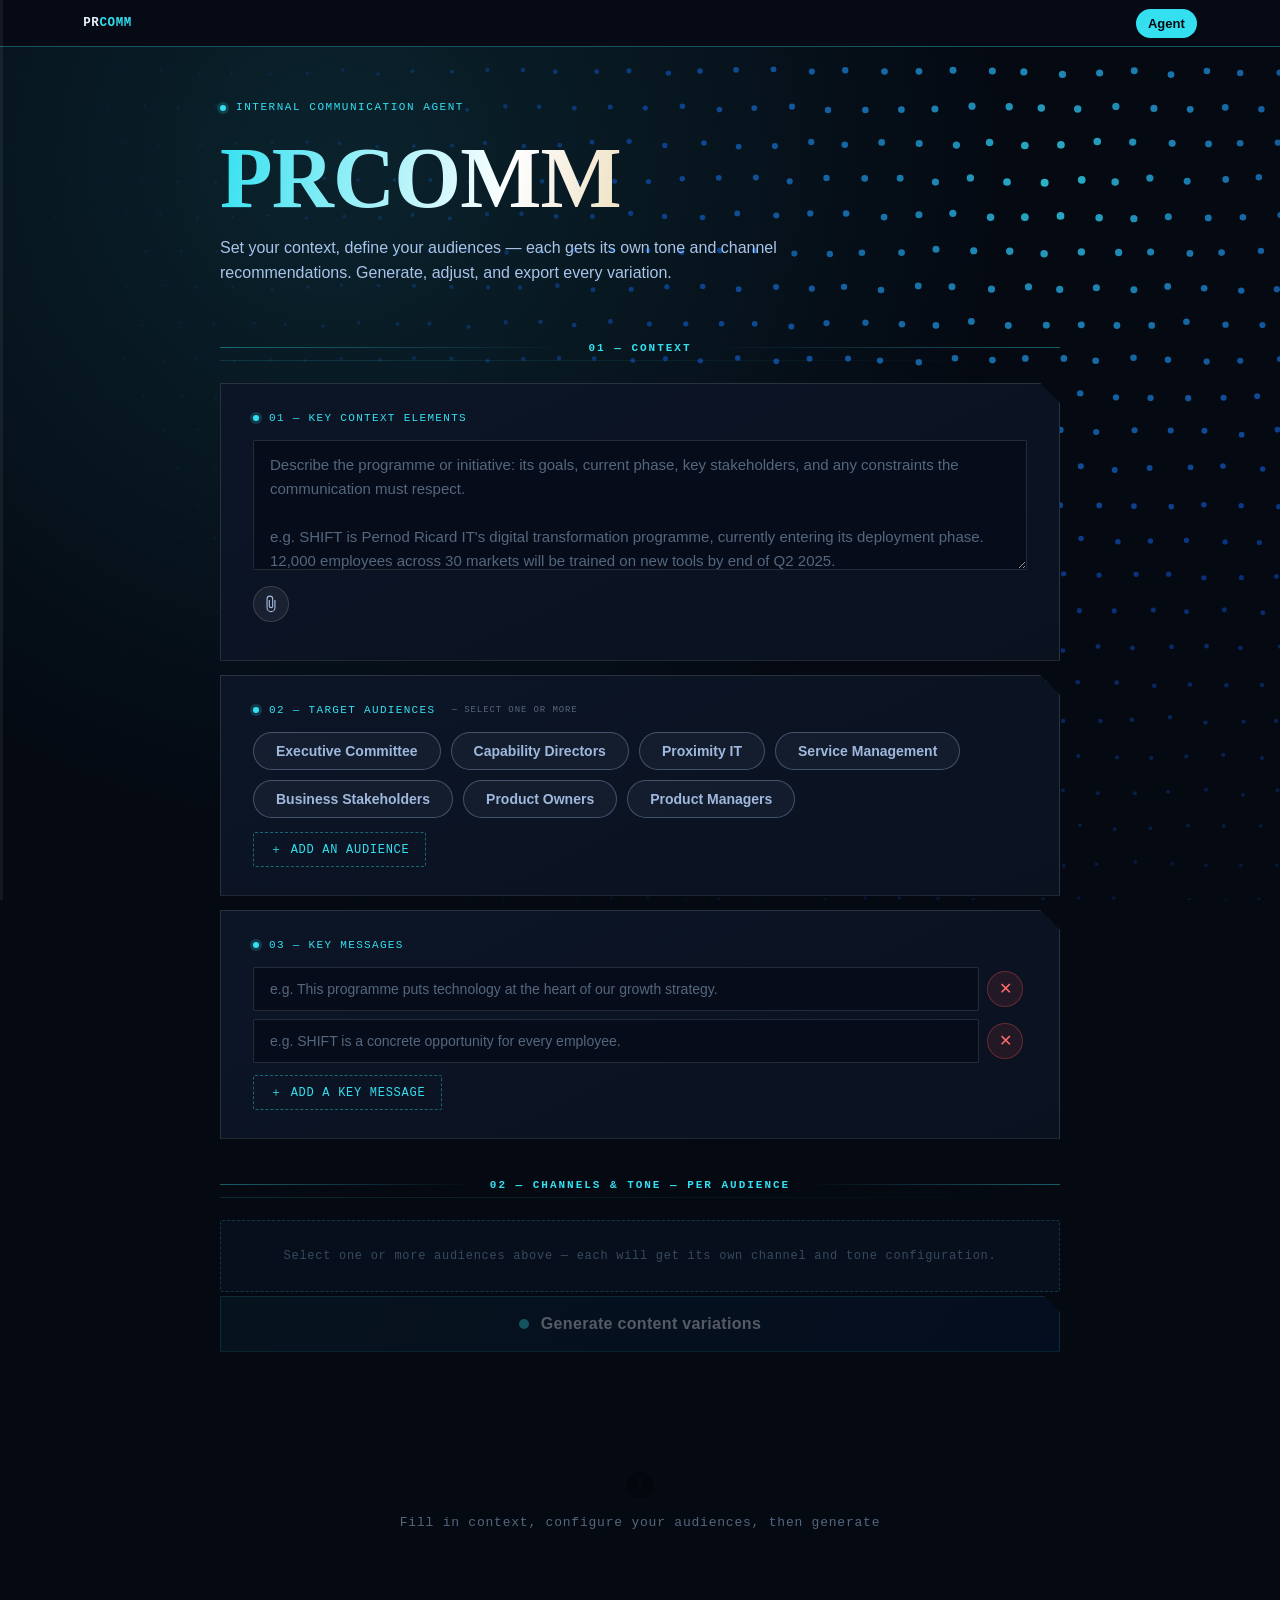
<file: index.html>
<!DOCTYPE html>
<html lang="en">
<head>
<meta charset="UTF-8">
<meta name="viewport" content="width=device-width, initial-scale=1.0">
<title>PRCOMM — Internal Communication Agent</title>
<style>
:root {
  --ink:      #050912;
  --blue:     #0f62fe;
  --cyan:     #34e0f0;
  --teal:     #00b7ac;
  --gold:     #d1a954;
  --gold-soft:rgba(209,169,84,0.16);
  --mono: ui-monospace,"SF Mono","SFMono-Regular",Consolas,"Liberation Mono",Menlo,monospace;
  --sans: -apple-system,"Segoe UI","Helvetica Neue",Arial,sans-serif;
  --serif: Georgia,"Iowan Old Style","Palatino Linotype","Book Antiqua",serif;
  --ease-lux: cubic-bezier(.16,1,.3,1);
}
*{box-sizing:border-box;}html,body{margin:0;padding:0;}html{scroll-behavior:smooth;}
@media(prefers-reduced-motion:reduce){html{scroll-behavior:auto;}}
body{font-family:var(--sans);background:var(--ink);color:#eaf3ff;-webkit-font-smoothing:antialiased;}
a{color:inherit;text-decoration:none;}
img,svg{display:block;max-width:100%;}

/* canvas / glow */
#bgCanvas{position:fixed;inset:0;z-index:-1;display:block;pointer-events:none;}
#phaseGlow{position:fixed;inset:0;z-index:-1;pointer-events:none;
  background:radial-gradient(circle at 26% 18%,rgba(52,224,240,0.12),transparent 58%);
  transition:background 1.4s ease;}

/* progress rail */
.progress-rail{position:fixed;top:0;left:0;width:3px;height:100vh;z-index:90;background:rgba(255,255,255,0.06);pointer-events:none;}
.progress-rail .fill{width:100%;height:0%;background:linear-gradient(180deg,var(--cyan),var(--blue));transition:height .08s linear;}
@media(max-width:640px){.progress-rail{display:none;}}

/* nav */
.site-nav{position:sticky;top:0;z-index:80;background:#050a14;border-bottom:1px solid rgba(52,224,240,0.35);}
.site-nav .wrap{display:flex;align-items:center;justify-content:space-between;padding:14px 32px;max-width:min(1560px,92vw);margin:0 auto;}
.nav-brand{font-family:var(--mono);font-size:12.5px;letter-spacing:.05em;color:#eaf3ff;font-weight:700;}
.nav-brand span{color:var(--cyan);}
.nav-links{display:flex;gap:4px;list-style:none;margin:0;padding:0;}
.nav-links a{font-size:13px;font-weight:600;color:#c7d8f0;padding:7px 12px;border-radius:20px;transition:background .15s,color .15s;}
.nav-links a:hover{color:#fff;background:rgba(255,255,255,0.08);}
.nav-links a.active{color:var(--ink);background:var(--cyan);font-weight:700;}

/* page layout */
.page-wrap{max-width:920px;margin:0 auto;padding:52px 40px 120px;position:relative;z-index:2;}
@media(max-width:640px){.page-wrap{padding:32px 20px 80px;}}

/* page header */
.page-header{margin-bottom:56px;position:relative;}
.page-header .eyebrow{font-family:var(--mono);font-size:11px;letter-spacing:.14em;text-transform:uppercase;
  color:var(--cyan);display:flex;align-items:center;gap:10px;margin-bottom:18px;}
.page-header .eyebrow::before{content:"";width:6px;height:6px;border-radius:50%;background:var(--cyan);box-shadow:0 0 0 3px rgba(52,224,240,0.18);flex:none;}
.page-header h1{font-family:var(--serif);font-size:clamp(48px,7vw,86px);font-weight:600;
  letter-spacing:-.01em;line-height:1.0;margin:0 0 14px;
  background-image:linear-gradient(100deg,var(--cyan) 0%,#fff 16%,var(--gold) 34%,var(--cyan) 58%,#eaf3ff 100%);
  background-size:220% 100%;background-position:0% 50%;
  -webkit-background-clip:text;background-clip:text;color:transparent;
  animation:lsweep 9s linear infinite;}
@keyframes lsweep{0%{background-position:0% 50%;}100%{background-position:-220% 50%;}}
.page-header p{color:#a9c4ea;font-size:16px;line-height:1.6;margin:0;max-width:600px;}
@media(prefers-reduced-motion:reduce){.page-header h1{animation:none;color:var(--cyan);-webkit-text-fill-color:var(--cyan);background-image:none;}}

/* ---- zone dividers ---- */
.zone-divider{margin:40px 0 22px;position:relative;}
.zone-divider-inner{display:flex;align-items:center;gap:14px;}
.zone-divider-line{flex:1;height:1px;background:linear-gradient(90deg,rgba(52,224,240,0.4),transparent);}
.zone-divider-line.right{background:linear-gradient(270deg,rgba(52,224,240,0.4),transparent);}
.zone-label{font-family:var(--mono);font-size:11px;letter-spacing:.18em;text-transform:uppercase;
  color:var(--cyan);white-space:nowrap;font-weight:700;}
.zone-divider-sub{height:1px;background:linear-gradient(90deg,rgba(52,224,240,0.15),transparent);margin-top:6px;}

/* ---- setup card ---- */
.setup-card{
  background:linear-gradient(155deg,#0c1526,#0a1220);
  border:1px solid rgba(255,255,255,0.13);
  clip-path:polygon(0 0,calc(100% - 20px) 0,100% 20px,100% 100%,0 100%);
  padding:28px 32px;margin-bottom:14px;transition:border-color .3s;
}
.setup-card:focus-within{border-color:rgba(52,224,240,0.4);}
.card-label{font-family:var(--mono);font-size:11px;letter-spacing:.12em;text-transform:uppercase;
  color:var(--cyan);display:flex;align-items:center;gap:10px;margin-bottom:16px;}
.card-label::before{content:"";width:6px;height:6px;border-radius:50%;background:var(--cyan);box-shadow:0 0 0 3px rgba(52,224,240,0.18);flex:none;}
@media(max-width:640px){.setup-card{padding:20px 16px;}}

/* ---- per-audience card (Zone 2) ---- */
.aud-config-card{
  background:linear-gradient(155deg,#0d1628,#0a1220);
  border:1px solid rgba(52,224,240,0.22);
  clip-path:polygon(0 0,calc(100% - 16px) 0,100% 16px,100% 100%,0 100%);
  padding:24px 28px;margin-bottom:14px;transition:border-color .3s;position:relative;
}
.aud-config-card:focus-within{border-color:rgba(52,224,240,0.45);}
.aud-config-header{display:flex;align-items:center;justify-content:space-between;margin-bottom:20px;}
.aud-config-name{font-family:var(--mono);font-size:13px;font-weight:700;color:#eaf3ff;
  display:flex;align-items:center;gap:10px;}
.aud-config-name::before{content:"";width:6px;height:6px;border-radius:50%;background:var(--gold);
  box-shadow:0 0 0 3px rgba(209,169,84,0.2);flex:none;}
.aud-config-role{font-family:var(--mono);font-size:10px;color:#7d97bd;letter-spacing:.06em;margin-top:1px;}
.aud-config-remove{width:28px;height:28px;border-radius:50%;background:rgba(255,80,80,0.08);
  border:1px solid rgba(255,80,80,0.2);color:#ff6b6b;font-size:14px;cursor:pointer;
  display:flex;align-items:center;justify-content:center;flex:none;
  transition:background .18s,transform .18s;line-height:1;}
.aud-config-remove:hover{background:rgba(255,80,80,0.2);transform:scale(1.1);}
.aud-config-section{margin-bottom:18px;}
.aud-config-section:last-child{margin-bottom:0;}
.aud-section-label{font-family:var(--mono);font-size:9.5px;letter-spacing:.12em;text-transform:uppercase;
  color:#54677e;margin-bottom:10px;display:flex;align-items:center;gap:8px;}
.aud-section-label::after{content:"";flex:1;height:1px;background:rgba(255,255,255,0.05);}
.aud-reco-hint{font-family:var(--mono);font-size:10px;color:#7d6030;letter-spacing:.04em;
  margin-bottom:8px;padding:5px 10px;background:rgba(209,169,84,0.06);
  border:1px solid rgba(209,169,84,0.14);border-radius:2px;}
.aud-reco-hint b{color:var(--gold);}

/* empty zone2 placeholder */
.zone2-empty{padding:28px 32px;
  background:#070e1c;border:1.5px dashed rgba(52,224,240,0.2);border-radius:2px;
  text-align:center;font-family:var(--mono);font-size:12px;color:#374a5e;letter-spacing:.06em;}

/* ---- fields ---- */
.field-input,.field-textarea{
  width:100%;background:#060c1a;border:1px solid rgba(255,255,255,0.13);
  color:#eaf3ff;font-family:var(--sans);font-size:15px;line-height:1.6;
  padding:12px 16px;border-radius:2px;outline:none;transition:border-color .2s;
}
.field-input{height:46px;resize:none;}
.field-textarea{min-height:130px;resize:vertical;}
.field-input:focus,.field-textarea:focus{border-color:rgba(52,224,240,0.5);}
.field-input::placeholder,.field-textarea::placeholder{color:#54677e;}

/* prompt-bar file attach */
.attach-bar{display:flex;align-items:center;gap:10px;margin-top:12px;position:relative;}
.attach-btn{width:36px;height:36px;border-radius:50%;background:rgba(255,255,255,0.06);
  border:1px solid rgba(255,255,255,0.14);color:#9fb8dd;font-size:20px;font-weight:300;
  cursor:pointer;display:flex;align-items:center;justify-content:center;line-height:1;
  transition:background .18s,border-color .18s,color .18s;flex:none;}
.attach-btn:hover{background:rgba(52,224,240,0.12);border-color:rgba(52,224,240,0.5);color:var(--cyan);}
.attach-menu{display:none;position:absolute;bottom:calc(100% + 8px);left:0;
  background:#0c1525;border:1px solid rgba(255,255,255,0.12);border-radius:10px;
  box-shadow:0 8px 32px rgba(0,0,0,0.5);min-width:260px;overflow:hidden;z-index:50;}
.attach-menu.open{display:block;}
.attach-menu-item{display:flex;align-items:center;gap:12px;padding:13px 18px;
  font-family:var(--sans);font-size:14px;color:#c7d8f0;cursor:pointer;
  transition:background .14s;}
.attach-menu-item:hover{background:rgba(255,255,255,0.07);}
.attach-menu-item svg{width:18px;height:18px;fill:#9fb8dd;flex:none;}
.attach-menu-sep{height:1px;background:rgba(255,255,255,0.08);margin:2px 0;}
.attach-hint{font-family:var(--mono);font-size:11px;color:#54677e;letter-spacing:.04em;}
.file-pills{display:flex;flex-wrap:wrap;gap:6px;margin-top:10px;}
.file-pill{display:inline-flex;align-items:center;gap:7px;font-family:var(--mono);font-size:11px;
  color:#9fb8dd;background:rgba(52,224,240,0.07);border:1px solid rgba(52,224,240,0.18);
  padding:4px 10px 4px 9px;border-radius:999px;max-width:220px;}
.file-pill svg{width:11px;height:11px;fill:#34e0f0;flex:none;}
.file-pill span{overflow:hidden;text-overflow:ellipsis;white-space:nowrap;}
.file-pill-remove{background:none;border:none;color:#54677e;cursor:pointer;
  font-size:13px;line-height:1;padding:0 0 0 4px;transition:color .15s;flex:none;}
.file-pill-remove:hover{color:#ff6b6b;}

/* key messages */
.msg-list{display:flex;flex-direction:column;gap:8px;margin-bottom:12px;}
.msg-row{display:grid;grid-template-columns:1fr 40px;gap:8px;align-items:center;}
.msg-row .field-input{height:44px;font-size:14px;}

/* audience buttons */
.aud-btns{display:flex;flex-wrap:wrap;gap:10px;margin-bottom:14px;}
.aud-btn{font-family:var(--sans);font-size:14px;font-weight:600;padding:10px 22px;border-radius:999px;
  cursor:pointer;border:1.5px solid rgba(159,184,221,0.35);color:#9fb8dd;background:rgba(159,184,221,0.06);
  transition:all .2s;}
.aud-btn:hover{border-color:rgba(52,224,240,0.5);color:#eaf3ff;background:rgba(52,224,240,0.08);}
.aud-btn.active{border-color:var(--cyan);color:var(--cyan);background:rgba(52,224,240,0.14);font-weight:700;}
.aud-btn.active::after{content:"✓";margin-left:6px;font-size:11px;}
/* custom audience pill with delete */
.aud-btn-wrap{display:inline-flex;align-items:center;gap:0;}
.aud-btn-del{width:22px;height:22px;border-radius:50%;background:rgba(255,80,80,0.1);
  border:1px solid rgba(255,80,80,0.25);color:#ff6b6b;font-size:11px;cursor:pointer;
  display:flex;align-items:center;justify-content:center;margin-left:4px;
  transition:background .15s;flex:none;line-height:1;}
.aud-btn-del:hover{background:rgba(255,80,80,0.28);}

/* add audience / format inline form */
.add-aud-form{display:none;margin-top:14px;padding:16px 18px;background:rgba(5,9,18,0.6);
  border:1px solid rgba(52,224,240,0.18);border-radius:2px;flex-direction:column;gap:10px;}
.add-aud-form.open{display:flex;}
.add-aud-form .field-input{height:40px;font-size:13px;width:100%;}
.add-aud-form .field-input.optional::placeholder{font-style:italic;color:#47596e;}
.add-aud-form-row{display:flex;gap:8px;align-items:center;}
.add-aud-form-row .field-input{flex:1;}
.add-aud-form .btn-confirm{height:38px;padding:0 18px;border-radius:2px;border:1px solid rgba(52,224,240,0.5);
  background:rgba(52,224,240,0.12);color:var(--cyan);font-family:var(--mono);font-size:12px;
  letter-spacing:.05em;cursor:pointer;white-space:nowrap;transition:background .18s;flex:none;}
.add-aud-form .btn-confirm:hover{background:rgba(52,224,240,0.22);}
.add-aud-form .btn-cancel{height:38px;padding:0 12px;border-radius:2px;border:1px solid rgba(255,255,255,0.12);
  background:transparent;color:#7d97bd;font-family:var(--mono);font-size:12px;cursor:pointer;transition:color .18s;flex:none;}
.add-aud-form .btn-cancel:hover{color:#eaf3ff;}
.add-aud-field-label{font-family:var(--mono);font-size:9.5px;letter-spacing:.1em;text-transform:uppercase;
  color:#54677e;margin-bottom:2px;}

/* chips (tone / channels) */
.chip-grid{display:flex;flex-wrap:wrap;gap:7px;}
.chip{font-family:var(--mono);font-size:11.5px;letter-spacing:.04em;
  padding:6px 14px;border-radius:999px;cursor:pointer;user-select:none;
  border:1.5px solid rgba(159,184,221,0.35);color:#9fb8dd;background:rgba(159,184,221,0.06);
  transition:background .18s,border-color .18s,color .18s;}
.chip:hover{background:rgba(52,224,240,0.1);border-color:rgba(52,224,240,0.5);color:#eaf3ff;}
.chip.selected{background:rgba(52,224,240,0.18);border-color:var(--cyan);color:var(--cyan);font-weight:700;}

/* format chips */
.fmt-grid{display:flex;flex-wrap:wrap;gap:7px;}
.fmt-chip{display:inline-flex;align-items:center;gap:7px;font-family:var(--mono);font-size:11.5px;letter-spacing:.03em;
  padding:6px 12px;border-radius:999px;cursor:pointer;user-select:none;
  border:1.5px solid rgba(159,184,221,0.3);color:#9fb8dd;background:rgba(159,184,221,0.05);transition:all .18s;}
.fmt-chip:hover{border-color:rgba(52,224,240,0.45);color:#eaf3ff;}
.fmt-chip.selected{border-color:var(--cyan);color:var(--ink);background:var(--cyan);font-weight:700;}
.fmt-chip.recommended{border-color:rgba(209,169,84,0.5);color:#f0d9a2;background:rgba(209,169,84,0.08);}
.fmt-chip.recommended.selected{border-color:var(--gold);color:var(--ink);background:var(--gold);font-weight:700;}
.fmt-chip svg{width:12px;height:12px;flex:none;fill:currentColor;}
.fmt-chip-del{background:rgba(255,80,80,0.1);border:none;color:#ff6b6b;font-size:11px;
  cursor:pointer;padding:0 3px 0 5px;line-height:1;border-radius:50%;
  transition:background .15s;flex:none;}
.fmt-chip-del:hover{background:rgba(255,80,80,0.3);}

/* shared btn-add / btn-remove */
.btn-add{display:inline-flex;align-items:center;gap:8px;font-family:var(--mono);font-size:12px;
  letter-spacing:.06em;text-transform:uppercase;color:var(--cyan);
  border:1px dashed rgba(52,224,240,0.4);background:transparent;
  padding:8px 16px;cursor:pointer;border-radius:2px;transition:background .18s,border-color .18s;}
.btn-add:hover{background:rgba(52,224,240,0.08);border-color:var(--cyan);}
.btn-remove{width:36px;height:36px;border-radius:50%;background:rgba(255,80,80,0.1);
  border:1px solid rgba(255,80,80,0.3);color:#ff6b6b;font-size:16px;cursor:pointer;
  display:flex;align-items:center;justify-content:center;flex:none;transition:background .18s,transform .18s;}
.btn-remove:hover{background:rgba(255,80,80,0.22);transform:scale(1.08);}

/* generate button */
.btn-gen{display:flex;align-items:center;justify-content:center;gap:12px;width:100%;
  padding:18px;margin-top:4px;cursor:pointer;
  clip-path:polygon(0 0,calc(100% - 16px) 0,100% 16px,100% 100%,0 100%);
  border:1px solid rgba(52,224,240,0.4);
  background:linear-gradient(120deg,rgba(52,224,240,0.14),rgba(15,98,254,0.18));
  font-family:var(--sans);font-size:16px;font-weight:700;color:#eaf3ff;
  letter-spacing:.02em;transition:background .25s,transform .2s,box-shadow .25s;
  box-shadow:0 10px 28px rgba(0,0,0,0.3);}
.btn-gen:hover:not(:disabled){background:linear-gradient(120deg,rgba(52,224,240,0.24),rgba(15,98,254,0.28));
  transform:translateY(-2px);box-shadow:0 16px 36px rgba(0,0,0,0.4);}
.btn-gen:disabled{opacity:.35;cursor:not-allowed;transform:none;}
.btn-gen .dot{width:10px;height:10px;border-radius:50%;background:var(--cyan);
  flex:none;animation:pulse 2s ease-in-out infinite;}
@keyframes pulse{0%,100%{opacity:.5;transform:scale(1);}50%{opacity:1;transform:scale(1.45);}}

/* results */
.results{margin-top:36px;}
.results-header{display:flex;align-items:center;justify-content:space-between;margin-bottom:16px;flex-wrap:wrap;gap:10px;}
.results-title{font-size:15px;color:#fff;font-weight:600;}
.results-subtitle{font-family:var(--mono);font-size:11px;color:#7d97bd;margin-top:1px;}
.btn-export{font-family:var(--mono);font-size:11px;padding:6px 16px;border-radius:2px;
  border:1px solid rgba(209,169,84,0.4);background:rgba(209,169,84,0.08);color:#f0d9a2;
  cursor:pointer;letter-spacing:.05em;transition:background .18s,color .18s;display:none;}
.btn-export.visible{display:inline-flex;align-items:center;gap:6px;}
.btn-export:hover{background:rgba(209,169,84,0.18);color:var(--gold);}
.results-empty{text-align:center;padding:64px 20px;font-family:var(--mono);font-size:13px;color:#54677e;letter-spacing:.06em;}
.results-empty .ico{display:block;margin:0 auto 14px;opacity:.25;width:32px;height:32px;}
/* level 1 — audience pills */
.raud-bar{display:flex;flex-wrap:wrap;gap:8px;margin-bottom:16px;}
.raud-btn{font-family:var(--mono);font-size:12px;letter-spacing:.05em;font-weight:600;
  padding:8px 20px;border-radius:999px;cursor:pointer;user-select:none;
  border:1.5px solid rgba(159,184,221,0.3);color:#9fb8dd;background:transparent;
  transition:all .18s;}
.raud-btn:hover{border-color:rgba(209,169,84,0.5);color:#f0d9a2;}
.raud-btn.active{border-color:var(--gold);color:var(--ink);background:var(--gold);font-weight:700;}
/* level 2 — format tabs */
.rtab-bar{display:flex;flex-wrap:wrap;gap:6px;margin-bottom:0;border-bottom:1px solid rgba(255,255,255,0.08);padding-bottom:0;}
.rtab-btn{display:inline-flex;align-items:center;gap:7px;font-family:var(--mono);font-size:11.5px;letter-spacing:.04em;
  padding:9px 14px 10px;border-radius:2px 2px 0 0;cursor:pointer;user-select:none;
  border:1px solid transparent;border-bottom:none;color:#7d97bd;background:transparent;
  transition:color .18s,background .18s,border-color .18s;position:relative;bottom:-1px;}
.rtab-btn svg{width:12px;height:12px;flex:none;fill:currentColor;}
.rtab-btn:hover{color:#eaf3ff;background:rgba(255,255,255,0.04);}
.rtab-btn.active{color:var(--cyan);background:rgba(52,224,240,0.07);
  border-color:rgba(52,224,240,0.28);border-bottom-color:transparent;}
.rtab-panel{background:#09121f;border:1px solid rgba(255,255,255,0.12);
  clip-path:polygon(0 0,calc(100% - 16px) 0,100% 16px,100% 100%,0 100%);overflow:hidden;}
.rcard-head{display:flex;align-items:center;justify-content:space-between;
  padding:13px 20px;border-bottom:1px solid rgba(255,255,255,0.08);background:#06101c;}
.rcard-left{display:flex;align-items:center;gap:9px;}
.rcard-icon{display:flex;align-items:center;opacity:.85;}
.rcard-icon svg{width:16px;height:16px;fill:#9fb8dd;}
.rcard-name{font-weight:700;color:#fff;font-size:14px;}
.rcard-actions{display:flex;gap:8px;align-items:center;}
.btn-copy{font-family:var(--mono);font-size:11px;padding:5px 14px;border-radius:2px;
  border:1px solid rgba(255,255,255,0.18);background:rgba(255,255,255,0.05);
  color:#9fb8dd;cursor:pointer;transition:background .18s,color .18s;}
.btn-copy:hover{background:rgba(255,255,255,0.1);color:#fff;}
.btn-copy.ok{border-color:rgba(0,183,172,0.5);color:var(--teal);}
.rcard-content{padding:22px 24px;}
.rcard-textarea{width:100%;min-height:200px;background:#060c1a;border:1px solid rgba(52,224,240,0.25);
  border-radius:2px;color:#dbe8fb;font-size:15px;line-height:1.78;font-family:var(--sans);padding:14px 16px;
  resize:vertical;outline:none;transition:border-color .18s;}
.rcard-textarea:focus{border-color:rgba(52,224,240,0.5);}
.rcard-edit-row{display:flex;gap:8px;align-items:center;padding:10px 24px;border-top:1px solid rgba(255,255,255,0.07);background:#06101c;}
.btn-validate{font-family:var(--mono);font-size:11px;padding:6px 16px;border-radius:2px;
  border:1px solid rgba(52,224,240,0.5);background:rgba(52,224,240,0.12);color:var(--cyan);
  cursor:pointer;letter-spacing:.05em;transition:background .18s;}
.btn-validate:hover{background:rgba(52,224,240,0.22);}
.btn-validate.saved{border-color:rgba(0,183,172,0.5);color:var(--teal);background:rgba(0,183,172,0.1);}
.btn-reset{font-family:var(--mono);font-size:11px;padding:6px 12px;border-radius:2px;
  border:1px solid rgba(255,255,255,0.12);background:transparent;color:#7d97bd;cursor:pointer;transition:color .18s;}
.btn-reset:hover{color:#eaf3ff;}
.edit-hint{font-family:var(--mono);font-size:10px;color:#374a5e;letter-spacing:.04em;margin-left:auto;}
.rcard-why{padding:12px 24px;border-top:1px solid rgba(209,169,84,0.12);background:rgba(209,169,84,0.04);}
.why-label{font-family:var(--mono);font-size:9.5px;letter-spacing:.1em;text-transform:uppercase;color:#7d6030;margin-bottom:4px;}
.why-text{font-family:var(--serif);font-style:italic;color:#b89040;font-size:13px;line-height:1.55;}
.skel-card{background:#08111e;border:1px solid rgba(255,255,255,0.09);
  clip-path:polygon(0 0,calc(100% - 16px) 0,100% 16px,100% 100%,0 100%);padding:24px;
  display:flex;flex-direction:column;gap:11px;}
.skel{border-radius:2px;
  background:linear-gradient(90deg,rgba(255,255,255,0.04) 25%,rgba(255,255,255,0.09) 50%,rgba(255,255,255,0.04) 75%);
  background-size:200% 100%;animation:shimmer 1.5s infinite;}
@keyframes shimmer{0%{background-position:200% 0;}100%{background-position:-200% 0;}}
.sh{height:14px;}.sw40{width:40%;}.sw90{width:90%;}.sw75{width:75%;}.sw55{width:55%;}
</style>
</head>
<body>

<canvas id="bgCanvas" aria-hidden="true"></canvas>
<div id="phaseGlow" aria-hidden="true"></div>
<div class="progress-rail" aria-hidden="true"><div class="fill" id="progressFill"></div></div>

<nav class="site-nav">
  <div class="wrap">
    <a href="index.html" class="nav-brand">PR<span>COMM</span></a>
    <ul class="nav-links">
      <li><a href="index.html" class="active">Agent</a></li>
    </ul>
  </div>
</nav>

<div class="page-wrap">

  <div class="page-header">
    <p class="eyebrow">Internal communication agent</p>
    <h1>PRCOMM</h1>
    <p>Set your context, define your audiences — each gets its own tone and channel recommendations. Generate, adjust, and export every variation.</p>
  </div>

  <!-- ═══════════════ ZONE 1 ═══════════════ -->
  <div class="zone-divider">
    <div class="zone-divider-inner">
      <div class="zone-divider-line"></div>
      <span class="zone-label">01 — Context</span>
      <div class="zone-divider-line right"></div>
    </div>
    <div class="zone-divider-sub"></div>
  </div>

  <!-- 01 KEY CONTEXT ELEMENTS -->
  <div class="setup-card">
    <div class="card-label">01 — Key context elements</div>
    <textarea class="field-textarea" id="ctx-programme"
      placeholder="Describe the programme or initiative: its goals, current phase, key stakeholders, and any constraints the communication must respect.&#10;&#10;e.g. SHIFT is Pernod Ricard IT's digital transformation programme, currently entering its deployment phase. 12,000 employees across 30 markets will be trained on new tools by end of Q2 2025."
      style="min-height:130px;"></textarea>
    <!-- prompt-style attach bar -->
    <div class="attach-bar" id="attachBar">
      <button class="attach-btn" type="button" id="attachMenuBtn" title="Upload files" onclick="triggerFileInput('fileInput')">
        <svg viewBox="0 0 24 24" width="18" height="18" fill="currentColor"><path d="M16.5 6.75v10.17a4.5 4.5 0 0 1-9 0V5.25a3 3 0 0 1 6 0v9.33a1.5 1.5 0 0 1-3 0V6.75h-1.5v7.83a3 3 0 0 0 6 0V5.25a4.5 4.5 0 0 0-9 0v11.67a6 6 0 0 0 12 0V6.75Z"/></svg>
      </button>
      <input type="file" id="fileInput" multiple accept=".pdf,.doc,.docx,.txt,.pptx,.png,.jpg,.jpeg,.gif,.webp" style="display:none;">
    </div>
    <div class="file-pills" id="fileList"></div>
  </div>

  <!-- 02 AUDIENCES -->
  <div class="setup-card">
    <div class="card-label">02 — Target audiences <span style="font-family:var(--mono);font-size:9px;letter-spacing:.1em;color:#54677e;font-weight:400;text-transform:uppercase;">&nbsp;— select one or more</span></div>
    <div class="aud-btns" id="audBtns" role="group" aria-label="Select audiences"></div>
    <button class="btn-add" id="btnShowAddAud" onclick="toggleAddAudForm()">&#xFF0B;&nbsp;Add an audience</button>
    <div class="add-aud-form" id="addAudForm">
      <div>
        <div class="add-aud-field-label">Audience name *</div>
        <input class="field-input" type="text" id="newAudName" placeholder="e.g. IT Steering Committee" />
      </div>
      <div>
        <div class="add-aud-field-label">Role in the communication <span style="color:#374a5e;font-style:italic;">(optional)</span></div>
        <input class="field-input optional" type="text" id="newAudRole" placeholder="e.g. Decision-maker, validator, relay, end recipient…" />
      </div>
      <div>
        <div class="add-aud-field-label">Expectations &amp; priorities</div>
        <input class="field-input" type="text" id="newAudWhat" placeholder="e.g. ROI, strategic vision, risk management" />
      </div>
      <div class="add-aud-form-row">
        <button class="btn-confirm" onclick="confirmAddAud()">Add audience</button>
        <button class="btn-cancel" onclick="toggleAddAudForm()">Cancel</button>
      </div>
    </div>
  </div>

  <!-- 03 KEY MESSAGES -->
  <div class="setup-card">
    <div class="card-label">03 — Key messages</div>
    <div class="msg-list" id="msgList">
      <div class="msg-row">
        <input class="field-input" type="text" placeholder="e.g. This programme puts technology at the heart of our growth strategy." />
        <button class="btn-remove" onclick="removeRow(this)" title="Remove">&#x2715;</button>
      </div>
      <div class="msg-row">
        <input class="field-input" type="text" placeholder="e.g. SHIFT is a concrete opportunity for every employee." />
        <button class="btn-remove" onclick="removeRow(this)" title="Remove">&#x2715;</button>
      </div>
    </div>
    <button class="btn-add" onclick="addMessage()">&#xFF0B;&nbsp;Add a key message</button>
  </div>

  <!-- ═══════════════ ZONE 2 ═══════════════ -->
  <div class="zone-divider">
    <div class="zone-divider-inner">
      <div class="zone-divider-line"></div>
      <span class="zone-label">02 — Channels &amp; tone — per audience</span>
      <div class="zone-divider-line right"></div>
    </div>
    <div class="zone-divider-sub"></div>
  </div>

  <!-- dynamic per-audience config cards -->
  <div id="audConfigArea">
    <div class="zone2-empty" id="zone2Empty">
      Select one or more audiences above — each will get its own channel and tone configuration.
    </div>
  </div>

  <!-- add-format form (shared, hidden) -->
  <div class="add-aud-form" id="addFmtForm" style="flex-direction:column;gap:10px;margin-top:0;margin-bottom:14px;">
    <div>
      <div class="add-aud-field-label">Format name *</div>
      <input class="field-input" type="text" id="newFmtName" placeholder="e.g. Internal podcast, Q&amp;A sheet…" />
    </div>
    <div class="add-aud-form-row">
      <button class="btn-confirm" onclick="confirmAddFmt()">Add format</button>
      <button class="btn-cancel" onclick="toggleAddFmtForm()">Cancel</button>
    </div>
  </div>

  <!-- ═══════════════ GENERATE ═══════════════ -->
  <button class="btn-gen" id="btnGen" disabled aria-label="Generate content variations">
    <span class="dot" aria-hidden="true"></span>
    Generate content variations
  </button>

  <!-- ═══════════════ ZONE 3 ═══════════════ -->
  <div class="zone-divider" id="zone3Divider" style="display:none;">
    <div class="zone-divider-inner">
      <div class="zone-divider-line"></div>
      <span class="zone-label">03 — Generated content</span>
      <div class="zone-divider-line right"></div>
    </div>
    <div class="zone-divider-sub"></div>
  </div>

  <div class="results" id="resultsSection">
    <div class="results-header">
      <div>
        <div class="results-title" id="resultsTitle"></div>
        <div class="results-subtitle" id="resultsSubtitle"></div>
      </div>
      <button class="btn-export" id="btnExport">&#8593;&nbsp;Export all</button>
    </div>
    <div class="results-empty" id="emptyState">
      <svg class="ico" viewBox="0 0 24 24" aria-hidden="true"><path d="M12 2C6.48 2 2 6.48 2 12s4.48 10 10 10 10-4.48 10-10S17.52 2 12 2zm1 15h-2v-2h2v2zm0-4h-2V7h2v6z"/></svg>
      Fill in context, configure your audiences, then generate
    </div>
    <div id="raudBar" class="raud-bar" style="display:none;" role="tablist" aria-label="Audience"></div>
    <div id="rtabBar" class="rtab-bar" style="display:none;" role="tablist" aria-label="Format"></div>
    <div id="rtabPanel" class="rtab-panel" style="display:none;" role="tabpanel"></div>
  </div>

</div><!-- /page-wrap -->

<script>
/* ================================================================
   SVG ICONS
   ================================================================ */
var ICONS = {
  email:        '<svg viewBox="0 0 24 24"><path d="M20 4H4c-1.1 0-2 .9-2 2v12c0 1.1.9 2 2 2h16c1.1 0 2-.9 2-2V6c0-1.1-.9-2-2-2zm0 4l-8 5-8-5V6l8 5 8-5v2z"/></svg>',
  linkedin:     '<svg viewBox="0 0 24 24"><path d="M19 3H5c-1.1 0-2 .9-2 2v14c0 1.1.9 2 2 2h14c1.1 0 2-.9 2-2V5c0-1.1-.9-2-2-2zM9 17H6.5v-7H9v7zM7.7 8.7c-.8 0-1.4-.6-1.4-1.4s.6-1.4 1.4-1.4 1.4.6 1.4 1.4-.6 1.4-1.4 1.4zM18 17h-2.4v-3.6c0-.9-.7-1.6-1.6-1.6s-1.6.7-1.6 1.6V17H10v-7h2.3v1c.5-.8 1.4-1.3 2.4-1.3 1.8 0 3.3 1.5 3.3 3.3V17z"/></svg>',
  video:        '<svg viewBox="0 0 24 24"><path d="M17 10.5V7c0-.55-.45-1-1-1H4c-.55 0-1 .45-1 1v10c0 .55.45 1 1 1h12c.55 0 1-.45 1-1v-3.5l4 4v-11l-4 4z"/></svg>',
  newsletter:   '<svg viewBox="0 0 24 24"><path d="M19 3H5c-1.1 0-2 .9-2 2v14c0 1.1.9 2 2 2h14c1.1 0 2-.9 2-2V5c0-1.1-.9-2-2-2zm-5 14H7v-2h7v2zm3-4H7v-2h10v2zm0-4H7V7h10v2z"/></svg>',
  slack:        '<svg viewBox="0 0 24 24"><path d="M20 2H4c-1.1 0-2 .9-2 2v18l4-4h14c1.1 0 2-.9 2-2V4c0-1.1-.9-2-2-2zm-2 12H6v-2h12v2zm0-3H6V9h12v2zm0-3H6V6h12v2z"/></svg>',
  presentation: '<svg viewBox="0 0 24 24"><path d="M2 3h20v14H2V3zm2 2v10h16V5H4zm8 12l-3 3h6l-3-3z"/></svg>',
  pressrelease: '<svg viewBox="0 0 24 24"><path d="M20 4H4c-1.1 0-2 .9-2 2v12c0 1.1.9 2 2 2h16c1.1 0 2-.9 2-2V6c0-1.1-.9-2-2-2zm-1 14H5c-.55 0-1-.45-1-1V7l8 5 8-5v10c0 .55-.45 1-1 1z"/></svg>',
  speech:       '<svg viewBox="0 0 24 24"><path d="M12 3c-4.97 0-9 3.19-9 7.12 0 2.4 1.42 4.54 3.64 5.9L6 19l3.44-1.72C10.27 17.43 11.12 17.5 12 17.5c4.97 0 9-3.19 9-7.12C21 6.19 16.97 3 12 3zm1 10H8V11h5v2zm3-3H8V8h8v2z"/></svg>'
};

/* ================================================================
   FORMAT METADATA
   ================================================================ */
var FORMATS = {
  email:        { label:'Email',          desc:'Structured, archivable' },
  linkedin:     { label:'LinkedIn',       desc:'Internal employer brand post' },
  video:        { label:'Video Script',   desc:'On-camera, personal delivery' },
  newsletter:   { label:'Newsletter',     desc:'Recurring internal publication' },
  slack:        { label:'Slack / Teams',  desc:'Instant, short & direct' },
  presentation: { label:'Presentation',  desc:'Slides for meetings' },
  pressrelease: { label:'Press Release',  desc:'Structured for media / comms' },
  speech:       { label:'Speech',         desc:'Oral, high-impact moment' }
};

var RECO = {
  'direction'    :['email','presentation','speech'],
  'codir'        :['email','presentation','speech'],
  'comite'       :['email','presentation','speech'],
  'manager'      :['email','newsletter','slack'],
  'collaborateur':['newsletter','video','slack'],
  'partner'      :['email','linkedin','pressrelease'],
  'partenaire'   :['email','linkedin','pressrelease'],
  'presse'       :['pressrelease','linkedin'],
  'client'       :['linkedin','email','video'],
  'equipe'       :['slack','newsletter','video'],
  'rh'           :['newsletter','email','slack'],
  /* new audiences */
  'capability'   :['email','presentation','newsletter'],
  'proximity'    :['newsletter','slack','video'],
  'service'      :['email','newsletter','slack'],
  'stakeholder'  :['email','presentation','newsletter'],
  'owner'        :['slack','email','newsletter'],
  'product'      :['email','presentation','slack']
};

var ANGLES = {
  'direction'    :'Business impact & long-term vision',
  'codir'        :'Decisions to make, strategic stakes',
  'comite'       :'Governance, steering, arbitration',
  'manager'      :'Impact on teams & organisation',
  'collaborateur':'Concrete benefits & day-to-day changes',
  'partner'      :'Partnership value & shared opportunities',
  'partenaire'   :'Partnership value & shared opportunities',
  'presse'       :'Facts, figures, innovation & sourced quotes',
  'client'       :'Added value & improved experience',
  'equipe'       :'Mobilisation & operational cohesion',
  'rh'           :'HR impact, employee journey, social policy',
  /* new audiences */
  'capability'   :'Capability roadmap, team organisation & strategic direction',
  'proximity'    :'Field impact, deployment realities & local support',
  'service'      :'Service continuity, process governance & operational quality',
  'stakeholder'  :'Business value, adoption levers & transformation outcomes',
  'owner'        :'Backlog priorities, delivery pace & sprint-level alignment',
  'product'      :'Product strategy, market positioning & roadmap decisions'
};

var REGISTERS = {
  'direction'    :'Formal & concise',
  'codir'        :'Formal & decision-oriented',
  'comite'       :'Formal & structured',
  'manager'      :'Neutral & operational',
  'collaborateur':'Direct & human',
  'partner'      :'Professional & appreciative',
  'partenaire'   :'Professional & appreciative',
  'presse'       :'Journalistic & factual',
  'client'       :'Clear & benefit-focused',
  'equipe'       :'Informal & mobilising',
  'rh'           :'Neutral & educational',
  /* new audiences */
  'capability'   :'Formal & strategic',
  'proximity'    :'Direct & operational',
  'service'      :'Structured & process-oriented',
  'stakeholder'  :'Professional & value-focused',
  'owner'        :'Concise & action-oriented',
  'product'      :'Professional & strategic'
};

var ALL_TONES = [
  'formal','neutral','inspiring','direct','empathetic'
];

/* ================================================================
   STATE
   Per-audience config: audConfigs[audName] = { tones:[], formats:[] }
   ================================================================ */
var selAuds      = [];   /* ordered array of audience objects */
var audConfigs   = {};   /* map: audName -> { tones:[], formats:[] } */
var lastResults  = [];
var activeTab    = null;
var activeAud    = null;
var customAuds   = [];
var customFormats= [];
var addFmtTarget = null; /* which audName is the add-format form targeting */

var DEFAULT_AUDS = [
  {name:'Executive Committee',    role:'', what:'ROI, strategic vision'},
  {name:'Capability Directors',   role:'', what:'Capability roadmap, team impact'},
  {name:'Proximity IT',           role:'', what:'Operational deployment, field impact'},
  {name:'Service Management',     role:'', what:'Service continuity, processes'},
  {name:'Business Stakeholders',  role:'', what:'Business value, adoption'},
  {name:'Product Owners',         role:'', what:'Backlog, delivery, priorities'},
  {name:'Product Managers',       role:'', what:'Product strategy, market fit'}
];

/* ================================================================
   INIT
   ================================================================ */
(function init(){

  /* particle field */
  (function(){
    var cv=document.getElementById('bgCanvas');if(!cv||!cv.getContext)return;
    var ctx=cv.getContext('2d'),dots=[],mouse={x:-9999,y:-9999},W=0,H=0;
    var rm=window.matchMedia&&window.matchMedia('(prefers-reduced-motion:reduce)').matches;
    var t0=(window.performance&&performance.now)?performance.now():Date.now();
    function lerp(a,b,t){return a+(b-a)*t;}
    function colorAt(t){var cy=[52,224,240],bl=[15,98,254],nv=[7,34,63],r,g,b;
      if(t<0.45){var tt=t/0.45;r=lerp(cy[0],bl[0],tt);g=lerp(cy[1],bl[1],tt);b=lerp(cy[2],bl[2],tt);}
      else{var tt2=Math.min((t-0.45)/0.55,1);r=lerp(bl[0],nv[0],tt2);g=lerp(bl[1],nv[1],tt2);b=lerp(bl[2],nv[2],tt2);}
      return[Math.round(r),Math.round(g),Math.round(b)];}
    function buildGrid(){dots=[];var sp=W<640?42:36,cols=Math.ceil(W/sp)+2,rows=Math.ceil(H/sp)+2;
      var lx=W*0.82,ly=H*0.2,mx=Math.hypot(Math.max(lx,W-lx),Math.max(ly,H-ly))||1;
      for(var ry=0;ry<rows;ry++){var ox=(ry%2===0)?0:sp/2;
        for(var rx=0;rx<cols;rx++){var x=rx*sp+ox-sp,y=ry*sp-sp;
          var d=Math.hypot(x-lx,y-ly)/mx,bri=Math.pow(Math.max(0,1-d/1.05),1.7);
          dots.push({bx:x,by:y,r:1.0+bri*3.0,bright:bri,phase:Math.random()*Math.PI*2,speed:0.22+Math.random()*0.22,amp:1.3+Math.random()*1.6});}}}
    function resize(){var dpr=Math.min(window.devicePixelRatio||1,2);W=window.innerWidth;H=window.innerHeight;cv.width=W*dpr;cv.height=H*dpr;cv.style.width=W+'px';cv.style.height=H+'px';ctx.setTransform(dpr,0,0,dpr,0,0);buildGrid();}
    function frame(now){var t=(now-t0)/1000;ctx.clearRect(0,0,W,H);
      for(var i=0;i<dots.length;i++){var d=dots[i],x=d.bx,y=d.by;
        if(!rm){x+=Math.sin(t*d.speed+d.phase)*d.amp;y+=Math.cos(t*d.speed*0.8+d.phase)*d.amp;}
        var radius=d.r,bright=d.bright;
        if(!rm&&mouse.x>-9000){var dx=x-mouse.x,dy=y-mouse.y,dist=Math.hypot(dx,dy);
          if(dist<150){var f=1-dist/150;radius+=f*2.6;bright=Math.min(1,bright+f*0.35);if(dist>0.01){x+=(dx/dist)*f*6;y+=(dy/dist)*f*6;}}}
        var col=colorAt(Math.min(1,1-bright));
        ctx.beginPath();ctx.fillStyle='rgba('+col[0]+','+col[1]+','+col[2]+','+(Math.min(0.92,0.09+bright*0.72))+')';ctx.arc(x,y,radius,0,Math.PI*2);ctx.fill();}
      if(!rm)requestAnimationFrame(frame);}
    window.addEventListener('mousemove',function(e){mouse.x=e.clientX;mouse.y=e.clientY;},{passive:true});
    window.addEventListener('mouseleave',function(){mouse.x=-9999;mouse.y=-9999;});
    var rt;window.addEventListener('resize',function(){clearTimeout(rt);rt=setTimeout(function(){resize();if(!rm)requestAnimationFrame(frame);else frame(performance.now());},150);});
    resize();if(!rm)requestAnimationFrame(frame);else frame(t0);
  })();

  /* progress rail */
  (function(){
    var fill=document.getElementById('progressFill');if(!fill)return;
    function upd(){var s=document.documentElement.scrollTop||document.body.scrollTop;
      var h=document.documentElement.scrollHeight-window.innerHeight;
      fill.style.height=(h>0?(s/h*100):0)+'%';}
    window.addEventListener('scroll',upd,{passive:true});upd();
  })();

  /* file input */
  document.getElementById('fileInput').addEventListener('change',function(e){
    Array.from(e.target.files).forEach(addFileItem);e.target.value='';
  });

  buildAudButtons();

  document.getElementById('btnGen').addEventListener('click',generate);
  document.getElementById('btnExport').addEventListener('click',exportAll);

  /* re-run smart reco when context / messages change */
  document.getElementById('ctx-programme').addEventListener('input',function(){refreshAllRecos();checkReady();});
  document.getElementById('msgList').addEventListener('input',function(){refreshAllRecos();checkReady();});

  checkReady();
})();

/* ================================================================
   ATTACH
   ================================================================ */
function triggerFileInput(id){
  document.getElementById(id).click();
}

/* ================================================================
   FILE PILLS
   ================================================================ */
function addFileItem(file){
  var list=document.getElementById('fileList');
  var pill=document.createElement('div');pill.className='file-pill';
  var ext=file.name.split('.').pop().toUpperCase();
  pill.innerHTML='<svg viewBox="0 0 24 24" aria-hidden="true"><path d="M14 2H6a2 2 0 0 0-2 2v16a2 2 0 0 0 2 2h12a2 2 0 0 0 2-2V8l-6-6zm-1 7V3.5L18.5 9H13zm0 5h-2v-2h2v2zm0 4h-2v-2h2v2z"/></svg>'
    +'<span title="'+esc(file.name)+'">'+esc(file.name)+'</span>'
    +'<button class="file-pill-remove" title="Retirer" onclick="this.closest(\'.file-pill\').remove()">&#x2715;</button>';
  list.appendChild(pill);
}

/* ================================================================
   AUDIENCE BUTTONS (Zone 1)
   ================================================================ */
function buildAudButtons(){
  var cont=document.getElementById('audBtns');cont.innerHTML='';
  var allAuds=DEFAULT_AUDS.concat(customAuds);
  allAuds.forEach(function(a,idx){
    var isActive=selAuds.some(function(s){return s.name===a.name;});
    var isCustom=idx>=DEFAULT_AUDS.length;
    var btn=document.createElement('button');
    btn.type='button';btn.className='aud-btn'+(isActive?' active':'');
    btn.textContent=a.name;
    btn.addEventListener('click',function(){toggleAud(btn,a);});
    if(isCustom){
      var wrap=document.createElement('span');
      wrap.className='aud-btn-wrap';
      wrap.appendChild(btn);
      var del=document.createElement('button');
      del.type='button';del.className='aud-btn-del';del.title='Supprimer';
      del.textContent='×';
      del.addEventListener('click',function(e){e.stopPropagation();deleteCustomAud(a.name);});
      wrap.appendChild(del);
      cont.appendChild(wrap);
    } else {
      cont.appendChild(btn);
    }
  });
}

function deleteCustomAud(name){
  /* deselect first if selected */
  var idx=selAuds.findIndex(function(s){return s.name===name;});
  if(idx!==-1){
    var card=document.getElementById('audcard-'+name.replace(/[^a-zA-Z0-9]/g,'-'));
    if(card)card.remove();
    selAuds.splice(idx,1);
    delete audConfigs[name];
    document.getElementById('zone2Empty').style.display=selAuds.length?'none':'block';
    lastResults=[];activeTab=null;
    checkReady();
  }
  customAuds=customAuds.filter(function(a){return a.name!==name;});
  buildAudButtons();
}

function toggleAddAudForm(){
  var form=document.getElementById('addAudForm');
  form.classList.toggle('open');
  if(form.classList.contains('open'))document.getElementById('newAudName').focus();
}

function confirmAddAud(){
  var name=document.getElementById('newAudName').value.trim();
  var role=document.getElementById('newAudRole').value.trim();
  var what=document.getElementById('newAudWhat').value.trim();
  if(!name)return;
  var newAud={name:name,role:role,what:what};
  customAuds.push(newAud);
  document.getElementById('newAudName').value='';
  document.getElementById('newAudRole').value='';
  document.getElementById('newAudWhat').value='';
  document.getElementById('addAudForm').classList.remove('open');
  buildAudButtons();
  var btns=document.querySelectorAll('.aud-btn');
  toggleAud(btns[btns.length-1],newAud);
}

/* ================================================================
   AUDIENCE TOGGLE — adds/removes per-audience config card
   ================================================================ */
function getAudKey(name){
  var n=name.toLowerCase()
    .replace(/[éèêë]/g,'e').replace(/[àâä]/g,'a').replace(/[îï]/g,'i').replace(/[ôö]/g,'o').replace(/[ùûü]/g,'u')
    .replace(/[^a-z]/g,'');
  for(var k in RECO){if(n.indexOf(k)!==-1)return k;}
  /* explicit fallbacks */
  if(n.indexOf('executive')!==-1||n.indexOf('committee')!==-1)return'comite';
  if(n.indexOf('director')!==-1)return'capability';
  if(n.indexOf('proximity')!==-1)return'proximity';
  if(n.indexOf('service')!==-1)return'service';
  if(n.indexOf('stakeholder')!==-1)return'stakeholder';
  if(n.indexOf('owner')!==-1)return'owner';
  if(n.indexOf('manager')!==-1||n.indexOf('product')!==-1)return'product';
  if(n.indexOf('employee')!==-1||n.indexOf('staff')!==-1)return'collaborateur';
  if(n.indexOf('partner')!==-1)return'partner';
  if(n.indexOf('press')!==-1||n.indexOf('media')!==-1)return'presse';
  if(n.indexOf('client')!==-1||n.indexOf('customer')!==-1)return'client';
  if(n.indexOf('team')!==-1)return'equipe';
  if(n.indexOf('hr')!==-1||n.indexOf('human')!==-1)return'rh';
  return null;
}

function toggleAud(btn,aud){
  var idx=selAuds.findIndex(function(s){return s.name===aud.name;});
  if(idx===-1){
    selAuds.push(aud);
    btn.classList.add('active');
    /* init per-audience config with smart defaults */
    var cfg=initAudConfig(aud);
    audConfigs[aud.name]=cfg;
    renderAudConfigCard(aud);
  } else {
    selAuds.splice(idx,1);
    btn.classList.remove('active');
    delete audConfigs[aud.name];
    var card=document.getElementById('audcard-'+CSS.escape(aud.name));
    if(card)card.remove();
  }
  document.getElementById('zone2Empty').style.display=selAuds.length?'none':'block';
  lastResults=[];activeTab=null;
  checkReady();
}

/* build initial per-audience state using smart reco */
function initAudConfig(aud){
  var reco=smartRecoForAud(aud);
  /* default tone: neutral */
  return {tones:['neutral'], formats:reco};
}

/* ================================================================
   SMART RECO — per audience
   ================================================================ */
function smartRecoForAud(aud){
  var prog=document.getElementById('ctx-programme').value.trim();
  var msgs=Array.from(document.querySelectorAll('#msgList .field-input')).map(function(i){return i.value.trim();}).filter(Boolean).join(' ');
  var combined=(prog+' '+msgs).toLowerCase();
  var tones=(audConfigs[aud.name]||{tones:['neutral']}).tones;

  var key=getAudKey(aud.name)||'';
  var recoSet={};
  (RECO[key]||['email','newsletter','slack']).forEach(function(id){recoSet[id]=true;});

  if(/urgent|asap|immediate|deadline|crisis|alert/i.test(combined)){recoSet['slack']=true;recoSet['email']=true;}
  if(/strateg|vision|roadmap|transform|milestone|launch/i.test(combined)){recoSet['presentation']=true;recoSet['speech']=true;}
  if(/all staff|entire company|everyone|whole organisation|company.wide/i.test(combined)){recoSet['newsletter']=true;recoSet['video']=true;}
  if(/media|press|journalist|external|public/i.test(combined)){recoSet['pressrelease']=true;recoSet['linkedin']=true;}
  if(/team meeting|townhall|all.hands|event/i.test(combined)){recoSet['speech']=true;recoSet['presentation']=true;}
  if(/update|inform|announcement|news/i.test(combined)){recoSet['email']=true;recoSet['newsletter']=true;}

  if(tones.indexOf('direct')!==-1){recoSet['slack']=true;recoSet['email']=true;}
  if(tones.indexOf('inspiring')!==-1){recoSet['speech']=true;recoSet['video']=true;}
  if(tones.indexOf('formal')!==-1){recoSet['email']=true;recoSet['presentation']=true;}
  if(tones.indexOf('neutral')!==-1){recoSet['newsletter']=true;recoSet['email']=true;}
  if(tones.indexOf('empathetic')!==-1){recoSet['video']=true;recoSet['newsletter']=true;}

  return Object.keys(recoSet);
}

function refreshAllRecos(){
  selAuds.forEach(function(aud){
    var cfg=audConfigs[aud.name];if(!cfg)return;
    var newReco=smartRecoForAud(aud);
    /* add newly-recommended formats; don't remove manually-added ones */
    newReco.forEach(function(id){if(cfg.formats.indexOf(id)===-1)cfg.formats.push(id);});
    refreshAudConfigCard(aud);
  });
}

/* ================================================================
   PER-AUDIENCE CONFIG CARD (Zone 2)
   ================================================================ */
function renderAudConfigCard(aud){
  var area=document.getElementById('audConfigArea');
  var reco=smartRecoForAud(aud);
  var cfg=audConfigs[aud.name];

  var card=document.createElement('div');
  card.className='aud-config-card';
  card.id='audcard-'+aud.name.replace(/[^a-zA-Z0-9]/g,'-');

  card.innerHTML=buildAudCardHTML(aud,cfg,reco);
  area.appendChild(card);
  wireAudCard(card,aud);
}

function refreshAudConfigCard(aud){
  var card=document.getElementById('audcard-'+aud.name.replace(/[^a-zA-Z0-9]/g,'-'));
  if(!card)return;
  var cfg=audConfigs[aud.name];
  var reco=smartRecoForAud(aud);
  card.innerHTML=buildAudCardHTML(aud,cfg,reco);
  wireAudCard(card,aud);
}

function buildAudCardHTML(aud,cfg,reco){
  var safeId=aud.name.replace(/[^a-zA-Z0-9]/g,'-');
  var recoLabels=reco.filter(function(id){return FORMATS[id];}).map(function(id){return FORMATS[id].label;});

  /* tone chips */
  var toneHTML='';
  ALL_TONES.forEach(function(t){
    var sel=cfg.tones.indexOf(t)!==-1;
    toneHTML+='<span class="chip'+(sel?' selected':'')+'" data-tone="'+t+'" data-aud="'+esc(aud.name)+'">'+t.charAt(0).toUpperCase()+t.slice(1)+'</span>';
  });

  /* format chips */
  var fmtHTML='';
  Object.keys(FORMATS).forEach(function(fid){
    var f=FORMATS[fid];
    var isR=reco.indexOf(fid)!==-1;
    var isSel=cfg.formats.indexOf(fid)!==-1;
    var isCustomFmt=customFormats.indexOf(fid)!==-1;
    fmtHTML+='<span class="fmt-chip'+(isR?' recommended':'')+(isSel?' selected':'')+'" data-fid="'+fid+'" data-aud="'+esc(aud.name)+'" style="position:relative;">'
      +(ICONS[fid]||'')+esc(f.label)
      +(isCustomFmt?'<button class="fmt-chip-del" type="button" title="Supprimer" data-delfmt="'+fid+'" data-delaud="'+esc(aud.name)+'">×</button>':'')
      +'</span>';
  });

  return ''
    +'<div class="aud-config-header">'
      +'<div>'
        +'<div class="aud-config-name">'+esc(aud.name)+'</div>'
        +(aud.role?'<div class="aud-config-role">'+esc(aud.role)+'</div>':'')
        +(aud.what?'<div class="aud-config-role" style="color:#54677e;">'+esc(aud.what)+'</div>':'')
      +'</div>'
      +'<button class="aud-config-remove" title="Remove audience" data-aud-remove="'+esc(aud.name)+'">&#x2715;</button>'
    +'</div>'
    /* tone section */
    +'<div class="aud-config-section">'
      +'<div class="aud-section-label">Tone</div>'
      +'<div class="chip-grid" id="tonegrid-'+safeId+'">'+toneHTML+'</div>'
    +'</div>'
    /* format section */
    +'<div class="aud-config-section">'
      +'<div class="aud-section-label">Channels &amp; formats</div>'
      +(recoLabels.length?'<div class="aud-reco-hint"><b>Suggested:</b> '+recoLabels.join(', ')+'</div>':'')
      +'<div class="fmt-grid" id="fmtgrid-'+safeId+'">'+fmtHTML+'</div>'
      +'<button class="btn-add" style="margin-top:10px;font-size:11px;" data-addfmt-aud="'+esc(aud.name)+'">&#xFF0B;&nbsp;Add a format</button>'
    +'</div>';
}

function wireAudCard(card,aud){
  /* remove button */
  var removeBtn=card.querySelector('[data-aud-remove]');
  if(removeBtn){
    removeBtn.addEventListener('click',function(){
      /* deselect in pill list too */
      var pill=Array.from(document.querySelectorAll('.aud-btn')).find(function(b){return b.textContent.replace('✓','').trim()===aud.name;});
      if(pill)toggleAud(pill,aud);
    });
  }

  /* tone chips */
  card.querySelectorAll('.chip[data-aud]').forEach(function(chip){
    chip.addEventListener('click',function(){
      var cfg=audConfigs[aud.name];if(!cfg)return;
      var tone=chip.dataset.tone;
      var idx=cfg.tones.indexOf(tone);
      if(idx===-1)cfg.tones.push(tone);else cfg.tones.splice(idx,1);
      chip.classList.toggle('selected');
      /* refresh reco hint */
      var newReco=smartRecoForAud(aud);
      var newFmts=newReco.filter(function(id){return cfg.formats.indexOf(id)===-1;});
      newFmts.forEach(function(id){cfg.formats.push(id);});
      if(newFmts.length)refreshAudConfigCard(aud);
      checkReady();
    });
  });

  /* format chips */
  card.querySelectorAll('.fmt-chip[data-aud]').forEach(function(chip){
    chip.addEventListener('click',function(e){
      /* ignore clicks on the delete sub-button */
      if(e.target.classList.contains('fmt-chip-del'))return;
      var cfg=audConfigs[aud.name];if(!cfg)return;
      var fid=chip.dataset.fid;
      var idx=cfg.formats.indexOf(fid);
      if(idx===-1){cfg.formats.push(fid);chip.classList.add('selected');chip.setAttribute('aria-pressed','true');}
      else{cfg.formats.splice(idx,1);chip.classList.remove('selected');chip.setAttribute('aria-pressed','false');}
      checkReady();
    });
  });

  /* custom format delete buttons */
  card.querySelectorAll('.fmt-chip-del').forEach(function(delBtn){
    delBtn.addEventListener('click',function(e){
      e.stopPropagation();
      var fid=delBtn.dataset.delfmt;
      var audName=delBtn.dataset.delaud;
      deleteCustomFmt(fid,audName);
    });
  });

  /* add-format button */
  var addFmtBtn=card.querySelector('[data-addfmt-aud]');
  if(addFmtBtn){
    addFmtBtn.addEventListener('click',function(){
      addFmtTarget=aud.name;
      toggleAddFmtForm();
      /* move the shared form to just after this card */
      var fmtForm=document.getElementById('addFmtForm');
      card.parentNode.insertBefore(fmtForm,card.nextSibling);
    });
  }
}

/* ================================================================
   DELETE CUSTOM FORMAT
   ================================================================ */
function deleteCustomFmt(fid,fromAudName){
  /* remove from FORMATS / ICONS / TPL */
  delete FORMATS[fid];delete ICONS[fid];delete TPL[fid];
  customFormats=customFormats.filter(function(id){return id!==fid;});
  /* remove from all audience configs and refresh cards */
  selAuds.forEach(function(a){
    var cfg=audConfigs[a.name];if(!cfg)return;
    var idx=cfg.formats.indexOf(fid);
    if(idx!==-1)cfg.formats.splice(idx,1);
    refreshAudConfigCard(a);
  });
  checkReady();
}

/* ================================================================
   ADD FORMAT FORM
   ================================================================ */
function toggleAddFmtForm(){
  var form=document.getElementById('addFmtForm');
  form.classList.toggle('open');
  if(form.classList.contains('open'))document.getElementById('newFmtName').focus();
}

function confirmAddFmt(){
  var name=document.getElementById('newFmtName').value.trim();
  if(!name)return;
  var id='custom_'+name.toLowerCase().replace(/[^a-z0-9]/g,'_');
  if(!FORMATS[id]){
    FORMATS[id]={label:name,desc:'Custom format'};
    ICONS[id]='<svg viewBox="0 0 24 24"><path d="M14 2H6c-1.1 0-2 .9-2 2v16c0 1.1.9 2 2 2h12c1.1 0 2-.9 2-2V8l-6-6zm2 16H8v-2h8v2zm0-4H8v-2h8v2zm-3-5V3.5L18.5 9H13z"/></svg>';
    TPL[id]=function(c){return c.intro+'\n\n'+c.corps+'\n\n'+c.accroche_fin;};
    customFormats.push(id);
  }
  document.getElementById('newFmtName').value='';
  document.getElementById('addFmtForm').classList.remove('open');

  /* add to the target audience config and refresh its card */
  if(addFmtTarget&&audConfigs[addFmtTarget]){
    var cfg=audConfigs[addFmtTarget];
    if(cfg.formats.indexOf(id)===-1)cfg.formats.push(id);
    var targetAud=selAuds.find(function(a){return a.name===addFmtTarget;});
    if(targetAud)refreshAudConfigCard(targetAud);
  } else {
    /* add to all selected audiences */
    selAuds.forEach(function(a){
      var cfg=audConfigs[a.name];
      if(cfg&&cfg.formats.indexOf(id)===-1){cfg.formats.push(id);refreshAudConfigCard(a);}
    });
  }
  addFmtTarget=null;
  checkReady();
}

/* ================================================================
   READY CHECK
   ================================================================ */
function checkReady(){
  var hasProg=document.getElementById('ctx-programme').value.trim().length>0;
  var hasMsgs=Array.from(document.querySelectorAll('#msgList .field-input')).some(function(i){return i.value.trim();});
  var hasAuds=selAuds.length>0;
  var hasFormats=selAuds.some(function(a){return audConfigs[a.name]&&audConfigs[a.name].formats.length>0;});
  document.getElementById('btnGen').disabled=!(hasProg&&hasMsgs&&hasAuds&&hasFormats);
}

/* ================================================================
   KEY MESSAGES
   ================================================================ */
function removeRow(btn){btn.closest('.msg-row').remove();refreshAllRecos();checkReady();}

function addMessage(){
  var row=document.createElement('div');row.className='msg-row';
  row.innerHTML='<input class="field-input" type="text" placeholder="Key message..."/><button class="btn-remove" onclick="removeRow(this)" title="Remove">&#x2715;</button>';
  document.getElementById('msgList').appendChild(row);
  row.querySelector('input').focus();
  row.querySelector('input').addEventListener('input',function(){refreshAllRecos();checkReady();});
}

/* ================================================================
   CONTEXT BUILDER — reads per-audience tones from audConfigs
   ================================================================ */
function buildCtx(aud){
  var prog=document.getElementById('ctx-programme').value.trim()||'our programme';
  var msgs=Array.from(document.querySelectorAll('#msgList .field-input')).map(function(i){return i.value.trim();}).filter(Boolean);
  var cfg=audConfigs[aud.name]||{tones:['neutral'],formats:[]};
  var tones=cfg.tones;

  var key1=msgs.length?msgs[0]:'This programme is a real opportunity for transformation.';
  var key2=msgs.length>1?msgs[1]:'';

  var formel      =tones.indexOf('formal')!==-1;
  var mobilisateur=tones.indexOf('inspiring')!==-1;
  var narratif    =tones.indexOf('empathetic')!==-1;
  var direct      =tones.indexOf('direct')!==-1;

  var audKey=getAudKey(aud.name)||'';
  var angle=ANGLES[audKey]||'';
  var regist=REGISTERS[audKey]||'';

  var msg=msgs.slice(0,2).join(' — ');
  if(!msg)msg='Programme update';
  var sujet=msg.length>65?msg.substring(0,65)+'…':msg;

  var intro,corps,accroche_fin,hook,video_corps,video_close,court,accroche;
  var role=aud.role||'';

  if(mobilisateur){
    intro=prog+' is reaching a new milestone: '+sujet+'. Now is the time to mobilise.';
    corps=key1+(key2?'\n\n'+key2:'')+'\n\n'+(role?'As '+role+', your mobilisation is key.':aud.what?'Your role is pivotal on '+aud.what+'.':'Every team member counts.');
    accroche_fin='Join the movement. Together, we will make this programme a success.';
    hook='A new chapter opens. '+sujet;
    video_corps='What we are building with '+prog+' is a unique opportunity. '+key1;
    video_close='This is your moment. Get involved. Let\'s make this a collective success.';
    accroche=sujet;court=sujet+' — '+prog+' moves forward.';
  } else if(formel){
    intro='As part of '+prog+', we would like to inform you of an important development: '+sujet+'.';
    corps=key1+(key2?'\n\n'+key2:'')+'\n\n'+(role?'In your capacity as '+role+', this initiative is directly relevant to your scope.':(aud.what?'This initiative directly addresses your priorities around '+aud.what+'.':'We remain available for any questions.'));
    accroche_fin='We thank you for your attention and your continued engagement.';
    hook=sujet;
    video_corps='As part of '+prog+', an important milestone has been reached. '+key1;
    video_close='Thank you for your commitment. We count on you to support this transformation.';
    accroche=sujet;court=sujet+' — '+prog+'.';
  } else if(narratif){
    intro='Some time ago, we set an ambition: to make '+prog+' a reality. Today, we reach a key milestone — '+sujet+'.';
    corps=key1+(key2?'\n\n'+key2:'')+'\n\n'+(role?'Your role as '+role+' gives this moment particular weight.':aud.what?'At every stage, your expectations around '+aud.what+' guide our decisions.':'This story belongs to you too.');
    accroche_fin='This story is yours too. We count on you to help write it with us.';
    hook='This milestone — we built it together. '+sujet;
    video_corps='This programme is a collective story. And today, we write a new chapter. '+key1;
    video_close='The story continues. And you are its authors.';
    accroche=sujet;court=sujet+' — a key milestone for '+prog+'.';
  } else if(direct){
    intro=sujet;
    corps=key1+(key2?'\n\n'+key2:'')+(role?'\n\nRelevant to your role as '+role+'.':(aud.what?'\n\nDirect impact on: '+aud.what+'.':''));
    accroche_fin='Questions? Reach out to the programme team.';
    hook=sujet;video_corps=key1+(key2?' '+key2:'');
    video_close='Thank you. For any questions, your programme team is available.';
    accroche=sujet;court=sujet;
  } else {
    intro='As part of '+prog+', an important milestone has been reached\u00a0: '+sujet+'.';
    corps=key1+(key2?'\n\n'+key2:'')+'\n\n'+(role?'As '+role+', this initiative is directly relevant to your scope.':(aud.what?'This initiative directly addresses your priorities around '+aud.what+'.':'This initiative concerns all of our teams.'));
    accroche_fin='We count on your commitment to make this milestone a genuine collective success.';
    hook=sujet;video_corps='What we are experiencing with '+prog+' is a unique opportunity. '+key1;
    video_close='Join us. Together, let\'s make this programme a success we can all be proud of.';
    accroche=sujet;court=sujet+'\u00a0— a key moment for '+prog+'.';
  }

  var progWords=prog.split(' ').filter(function(w){return w.length>2;}).slice(0,2);
  var hashtags='#Transformation #'+progWords.map(function(w){return w.charAt(0).toUpperCase()+w.slice(1);}).join('')+' #Innovation';

  var points=[];
  if(aud.what)points.push('Addresses priorities around '+aud.what);
  if(key2)points.push(key2);
  else points.push('Timeline and next steps will be communicated shortly');
  points.push('Your feedback is welcome and valued');

  return{
    msg:sujet,prog:prog,sujet:sujet,
    intro:intro,corps:corps,accroche_fin:accroche_fin,hook:hook,video_corps:video_corps,
    video_close:video_close,court:court,accroche:accroche,
    cta:'Learn more and get involved',hashtags:hashtags,
    points:points,conclusion:'For any questions, contact the programme team. Thank you for your engagement.',
    citation:key1.replace(/\.$/,''),formal:formel,
    audAngle:angle,audRegister:regist,
    audName:aud.name,audWhat:aud.what||'',audRole:aud.role||'',key1:key1,key2:key2,
    tones:tones,audKey:audKey
  };
}

/* ================================================================
   CONTEXT-AWARE FORMAT RATIONALE
   ================================================================ */
function buildWhy(fid,ctx){
  var prog=ctx.prog,aud=ctx.audName,what=ctx.audWhat,role=ctx.audRole||'',msg=ctx.sujet,key1=ctx.key1,key2=ctx.key2,tones=ctx.tones,reg=ctx.audRegister;
  var toneLabel=tones.length?tones.map(function(t){return t.charAt(0).toUpperCase()+t.slice(1);}).join(' + '):'Neutral';
  var msgLow=msg.toLowerCase();
  var hasUrgency=/deploy|launch|deadline|phase|go.live|rollout/i.test(msgLow);
  var hasStrategy=/strateg|vision|transform|roadmap|growth|impact/i.test(msgLow);
  var audDesc=aud+(role?' ('+role+')':'')+(what?' focused on '+what:'');
  switch(fid){
    case 'email':
      return 'The message "'+msg+'" needs to land with '+audDesc
        +'. Email secures delivery in a channel they actively monitor, keeps a traceable record'+(hasUrgency?' — especially important here given the time-sensitive nature of this update':'')
        +', and lets the '+toneLabel+' register shape a structured argument'+(key1?' anchored on: "'+key1+'"':'')+'.';
    case 'linkedin':
      return 'A LinkedIn post turns this '+prog+' update into an internal employer brand signal'+(what?', highlighting the "'+what+'" angle to colleagues and the broader professional network':'')
        +'. The '+toneLabel+' tone — compressed into a hook and short paragraphs — drives the engagement this channel rewards'+(hasStrategy?' — a strategic message like this gains credibility when made visible':'')+'.';
    case 'video':
      return 'Delivering "'+msg+'" on camera to '+audDesc+' adds a layer of conviction no written format can replicate'
        +(role?'. As '+role+', they need to feel personally addressed — tone of voice and presence achieve that where text cannot':'')
        +'. The '+toneLabel+' register, structured shot by shot, keeps the delivery focused'+(key1?'. The core message "'+key1+'" becomes the emotional anchor of the script':'')+'.';
    case 'newsletter':
      return 'A newsletter gives '+audDesc+' the depth "'+msg+'" deserves'+(what?', with room to unpack the implications for '+what:'')
        +'. As a recurring publication, it stays searchable and builds the narrative of '+prog+' over time'+(key2?'. The secondary message "'+key2+'" fits naturally in a dedicated section':'')
        +'. The '+toneLabel+' register, structured with clear sections, reduces friction for a busy internal readership.';
    case 'slack':
      return '"'+msg+'" needs to reach '+audDesc+' fast, without friction'+(what?'. Their day-to-day focus on '+what+' means a single sharp sentence outperforms a long email':'')
        +(role?'. As '+role+', they act on signals — not essays':'')+'. Slack/Teams delivers in seconds; the '+toneLabel+' tone becomes pure brevity here'+(hasUrgency?', which matches the time-sensitive nature of this update':'')+'.';
    case 'presentation':
      return 'Briefing '+audDesc+' on "'+msg+'" calls for a format that structures a decision, not just delivers information'
        +(role?'. As '+role+', they need the argument visual, slide by slide, with no wasted space':'')
        +(what&&!role?'. Translating '+what+' into one idea per slide keeps the argument actionable':'')
        +'. The '+toneLabel+' register maps cleanly onto action titles and synthetic bullets'+(key1?'. "'+key1+'" becomes the central slide in the deck':'')+'.';
    case 'pressrelease':
      return 'Framing "'+msg+'" as a press release turns a '+prog+' milestone into structured publishable news'+(what?', with "'+what+'" as the factual lead that earns credibility':'')
        +(role?'. '+aud+' as '+role+' need a format they can relay as-is — factual lead, key figures, official quote, contact details':'. The journalistic structure is what communications contacts expect before they distribute anything')
        +(key1?'. "'+key1+'" becomes the quoted voice of the programme':'')+'.';
    case 'speech':
      return 'Delivering "'+msg+'" as a speech to '+audDesc+' elevates the moment beyond a simple update'
        +(role?'. '+aud+' acting as '+role+' will carry this message further — a speech gives them something to relay with conviction':'')
        +(what&&!role?'. The "'+what+'" stakes, named in the opening, give the audience a reason to listen':'')
        +'. The '+toneLabel+' arc — framing the stakes, building conviction, closing on a collective call — is what makes this message memorable.';
    default:
      return 'Given the '+toneLabel+' tone, the '+reg+' register expected by '+audDesc+', and the nature of "'+msg+'", this format gives the message the right shape for '+prog+'.';
  }
}

/* ================================================================
   TEMPLATES
   ================================================================ */
var TPL={
  email:function(c){var sal=c.formal?'Dear Sir or Madam,':'Hello,';return 'Subject: '+c.sujet+'\n\n'+sal+'\n\n'+c.intro+'\n\n'+c.corps+'\n\n'+c.accroche_fin+'\n\nBest regards,\nThe Communications Team';},
  linkedin:function(c){return c.accroche+'\n\n'+c.corps.split('\n')[0]+'\n\n'+c.points.map(function(p){return '▸ '+p;}).join('\n')+'\n\n→ '+c.cta+'\n\n'+c.hashtags;},
  video:function(c){return '[OPENING — wide shot, 5s]\n"'+c.hook+'"\n\n[MID SHOT — facing camera]\n"'+c.video_corps+'"\n\n[CLOSE-UP — direct gaze]\n"'+c.points.join('. ')+'"\n\n[CALL TO ACTION]\n"'+c.video_close+'"\n\n[OUTRO — logo + signature]';},
  newsletter:function(c){return '# '+c.sujet+'\n\n'+c.intro+'\n\n## What this means for you\n'+c.points.map(function(p){return '- '+p;}).join('\n')+'\n\n## Programme update\n'+c.corps+'\n\n'+c.conclusion;},
  slack:function(c){return '[announcement] *'+c.sujet+'*\n\n'+c.court+'\n\n'+c.points.slice(0,2).map(function(p){return '→ '+p;}).join('\n')+'\n\n'+c.cta;},
  presentation:function(c){return 'SLIDE 1 — TITLE\n'+c.sujet+'\n\nSLIDE 2 — CONTEXT\n'+c.intro+'\n\nSLIDE 3 — STAKES & BENEFITS\n'+c.points.map(function(p,i){return (i+1)+'. '+p;}).join('\n')+'\n\nSLIDE 4 — KEY MESSAGE\n« '+c.citation+' »\n\nSLIDE 5 — NEXT STEPS\n'+c.cta;},
  pressrelease:function(c){return 'PRESS RELEASE\n\n'+c.sujet.toUpperCase()+'\n\n'+c.intro+'\n\n'+c.corps+'\n\n« '+c.citation+' »\n\n'+c.points.map(function(p){return '• '+p;}).join('\n')+'\n\nPress contact: communications@programme.com';},
  speech:function(c){return '[OPENING]\nLadies and gentlemen, dear colleagues,\n\n'+c.intro+'\n\n[BODY]\n'+c.corps+'\n\n[KEY POINTS]\n'+c.points.map(function(p,i){return (i+1)+'. '+p;}).join('\n')+'\n\n[CALL TO ACTION]\n'+c.video_close+'\n\n[CLOSING]\nThank you for being here and for your commitment.';}
};

/* ================================================================
   GENERATION — grouped by audience, format tabs per audience
   ================================================================ */
function generate(){
  if(!selAuds.length)return;
  var totalFormats=selAuds.reduce(function(n,a){return n+(audConfigs[a.name]?audConfigs[a.name].formats.length:0);},0);
  if(!totalFormats)return;

  document.getElementById('emptyState').style.display='none';
  document.getElementById('resultsTitle').textContent='';
  document.getElementById('resultsSubtitle').textContent='';
  document.getElementById('btnExport').classList.remove('visible');
  document.getElementById('zone3Divider').style.display='block';
  lastResults=[];activeAud=null;activeTab=null;

  var audBar=document.getElementById('raudBar');
  var tabBar=document.getElementById('rtabBar');
  var panel=document.getElementById('rtabPanel');
  audBar.style.display='none';audBar.innerHTML='';
  tabBar.style.display='none';tabBar.innerHTML='';
  panel.style.display='block';
  panel.innerHTML='<div class="skel-card"><div class="skel sh sw40"></div><div class="skel sh sw90"></div><div class="skel sh sw75"></div><div class="skel sh sw55"></div></div>';

  setTimeout(function(){document.getElementById('resultsSection').scrollIntoView({behavior:'smooth',block:'start'});},100);

  setTimeout(function(){
    /* Build lastResults grouped by audience */
    selAuds.forEach(function(aud){
      var cfg=audConfigs[aud.name];if(!cfg||!cfg.formats.length)return;
      var ctx=buildCtx(aud);
      cfg.formats.forEach(function(fid){
        var f=FORMATS[fid];if(!f)return;
        var content=TPL[fid]?TPL[fid](ctx):TPL.email(ctx);
        lastResults.push({fid:fid,label:f.label,originalContent:content,content:content,why:buildWhy(fid,ctx),audName:aud.name});
      });
    });

    var audNames=selAuds.map(function(a){return a.name;}).join(', ');
    var totalFmts=lastResults.length;
    document.getElementById('resultsTitle').textContent=totalFmts+' variation'+(totalFmts>1?'s':'')+' — '+audNames;
    document.getElementById('resultsSubtitle').textContent=selAuds.length+' audience'+(selAuds.length>1?'s':', ')+' — navigate by profile below';
    document.getElementById('btnExport').classList.add('visible');

    /* Level 1 — audience pills (hidden if only 1 audience) */
    var multiAud=selAuds.length>1;
    if(multiAud){
      var activeAudsWithResults=selAuds.filter(function(a){return lastResults.some(function(r){return r.audName===a.name;});});
      activeAudsWithResults.forEach(function(aud,ai){
        var btn=document.createElement('button');
        btn.type='button';btn.className='raud-btn'+(ai===0?' active':'');
        btn.setAttribute('role','tab');btn.setAttribute('aria-selected',ai===0?'true':'false');
        btn.textContent=aud.name;
        btn.addEventListener('click',function(){switchAud(aud.name);});
        audBar.appendChild(btn);
      });
      audBar.style.display='flex';
      activeAud=activeAudsWithResults[0].name;
    } else {
      activeAud=selAuds[0].name;
    }

    /* Level 2 — format tabs for the active audience */
    renderAudTabs(activeAud);
  },700);
}

/* switch active audience pill → rebuild format tabs */
function switchAud(audName){
  if(audName===activeAud)return;
  activeAud=audName;
  document.querySelectorAll('.raud-btn').forEach(function(b){
    var match=b.textContent===audName;
    b.classList.toggle('active',match);b.setAttribute('aria-selected',match?'true':'false');
  });
  renderAudTabs(audName);
}

/* rebuild format tab bar for a given audience, show first tab */
function renderAudTabs(audName){
  var tabBar=document.getElementById('rtabBar');
  tabBar.innerHTML='';
  var audResults=lastResults.filter(function(r){return r.audName===audName;});
  audResults.forEach(function(r,i){
    var btn=document.createElement('button');
    btn.type='button';btn.className='rtab-btn'+(i===0?' active':'');
    btn.setAttribute('role','tab');btn.setAttribute('aria-selected',i===0?'true':'false');
    btn.innerHTML=(ICONS[r.fid]||'')+esc(r.label);
    btn.addEventListener('click',function(){switchTab(audName,i);});
    tabBar.appendChild(btn);
  });
  tabBar.style.display='flex';
  activeTab=0;
  renderPanel(audName,0);
}

function switchTab(audName,i){
  if(audName===activeAud&&i===activeTab)return;
  activeAud=audName;activeTab=i;
  document.querySelectorAll('.rtab-btn').forEach(function(b,j){
    b.classList.toggle('active',j===i);b.setAttribute('aria-selected',j===i?'true':'false');
  });
  renderPanel(audName,i);
}

function renderPanel(audName,i){
  var audResults=lastResults.filter(function(r){return r.audName===audName;});
  var r=audResults[i];if(!r)return;
  var panel=document.getElementById('rtabPanel');
  panel.style.opacity='0';
  setTimeout(function(){
    var isEdited=r.content!==r.originalContent;
    panel.innerHTML=
      '<div class="rcard-content"><textarea class="rcard-textarea" id="rcardTextarea" spellcheck="true">'+esc(r.content)+'</textarea></div>'
      +'<div class="rcard-edit-row">'
        +'<button class="btn-validate'+(isEdited?' saved':'')+'" id="btnValidate">'+(isEdited?'✓ Validated':'Validate')+'</button>'
        +(isEdited?'<button class="btn-reset" id="btnReset">Reset to original</button>':'')
        +(isEdited?'<span class="edited-badge" style="font-family:var(--mono);font-size:10px;color:var(--teal);letter-spacing:.05em;">Edited</span>':'')
        +'<button class="btn-copy" type="button" id="btnCopyActive" style="margin-left:auto;">Copy</button>'
      +'</div>'
      ;

    var ta=document.getElementById('rcardTextarea');
    ta.addEventListener('input',function(){
      r.content=ta.value;
      /* live: show unsaved indicator on validate button */
      var vb=document.getElementById('btnValidate');
      if(vb&&!vb.classList.contains('saved')){vb.textContent='Save changes';}
    });
    document.getElementById('btnValidate').addEventListener('click',function(){
      r.content=ta.value;
      /* visual feedback in-place — no full re-render */
      this.textContent='✓ Saved';this.classList.add('saved');
      /* show Edited badge in edit row if not already there */
      var editRow=document.querySelector('.rcard-edit-row');
      if(editRow&&!editRow.querySelector('.edited-badge')){
        var badge=document.createElement('span');
        badge.className='edited-badge';
        badge.style.cssText='font-family:var(--mono);font-size:10px;color:var(--teal);letter-spacing:.05em;';
        badge.textContent='Edited';
        editRow.insertBefore(badge,editRow.children[2]||null);
      }
      /* show reset button if not already there */
      if(editRow&&!document.getElementById('btnReset')){
        var rb=document.createElement('button');
        rb.id='btnReset';rb.className='btn-reset';rb.textContent='Reset to original';
        editRow.insertBefore(rb,editRow.children[1]||null);
        rb.addEventListener('click',function(){r.content=r.originalContent;renderPanel(audName,i);});
      }
    });
    var resetBtn=document.getElementById('btnReset');
    if(resetBtn){resetBtn.addEventListener('click',function(){r.content=r.originalContent;renderPanel(audName,i);});}
    document.getElementById('btnCopyActive').addEventListener('click',function(){copyText(r.content,this);});
    panel.style.display='block';panel.style.transition='opacity .28s ease';panel.style.opacity='1';
  },60);
}

/* ================================================================
   COPY / EXPORT
   ================================================================ */
function copyText(text,btn){
  function done(){btn.textContent='Copied ✓';btn.classList.add('ok');setTimeout(function(){btn.textContent='Copy';btn.classList.remove('ok');},2000);}
  if(navigator.clipboard&&navigator.clipboard.writeText){navigator.clipboard.writeText(text).then(done).catch(function(){fbCopy(text);done();});}
  else{fbCopy(text);done();}
}
function fbCopy(text){var ta=document.createElement('textarea');ta.value=text;ta.style.cssText='position:fixed;opacity:0';document.body.appendChild(ta);ta.select();try{document.execCommand('copy');}catch(e){}document.body.removeChild(ta);}

function exportAll(){
  if(!lastResults.length)return;
  var prog=document.getElementById('ctx-programme').value.trim();
  var audNames=selAuds.map(function(a){return a.name;}).join(', ');
  var lines=['PRCOMM — Internal Communication Export','Programme: '+prog,'Audience(s): '+audNames,'','='.repeat(62)];
  lastResults.forEach(function(r){
    var edited=r.content!==r.originalContent?' [EDITED]':'';
    lines.push('','[ '+r.label.toUpperCase()+edited+' ]','-'.repeat(42),r.content,'');
  });
  var blob=new Blob([lines.join('\n')],{type:'text/plain;charset=utf-8'});
  var url=URL.createObjectURL(blob);
  var a=document.createElement('a');a.href=url;a.download='prcomm-export.txt';a.click();
  URL.revokeObjectURL(url);
}

function esc(s){return String(s).replace(/&/g,'&amp;').replace(/</g,'&lt;').replace(/>/g,'&gt;');}
</script>
</body>
</html>
</file>
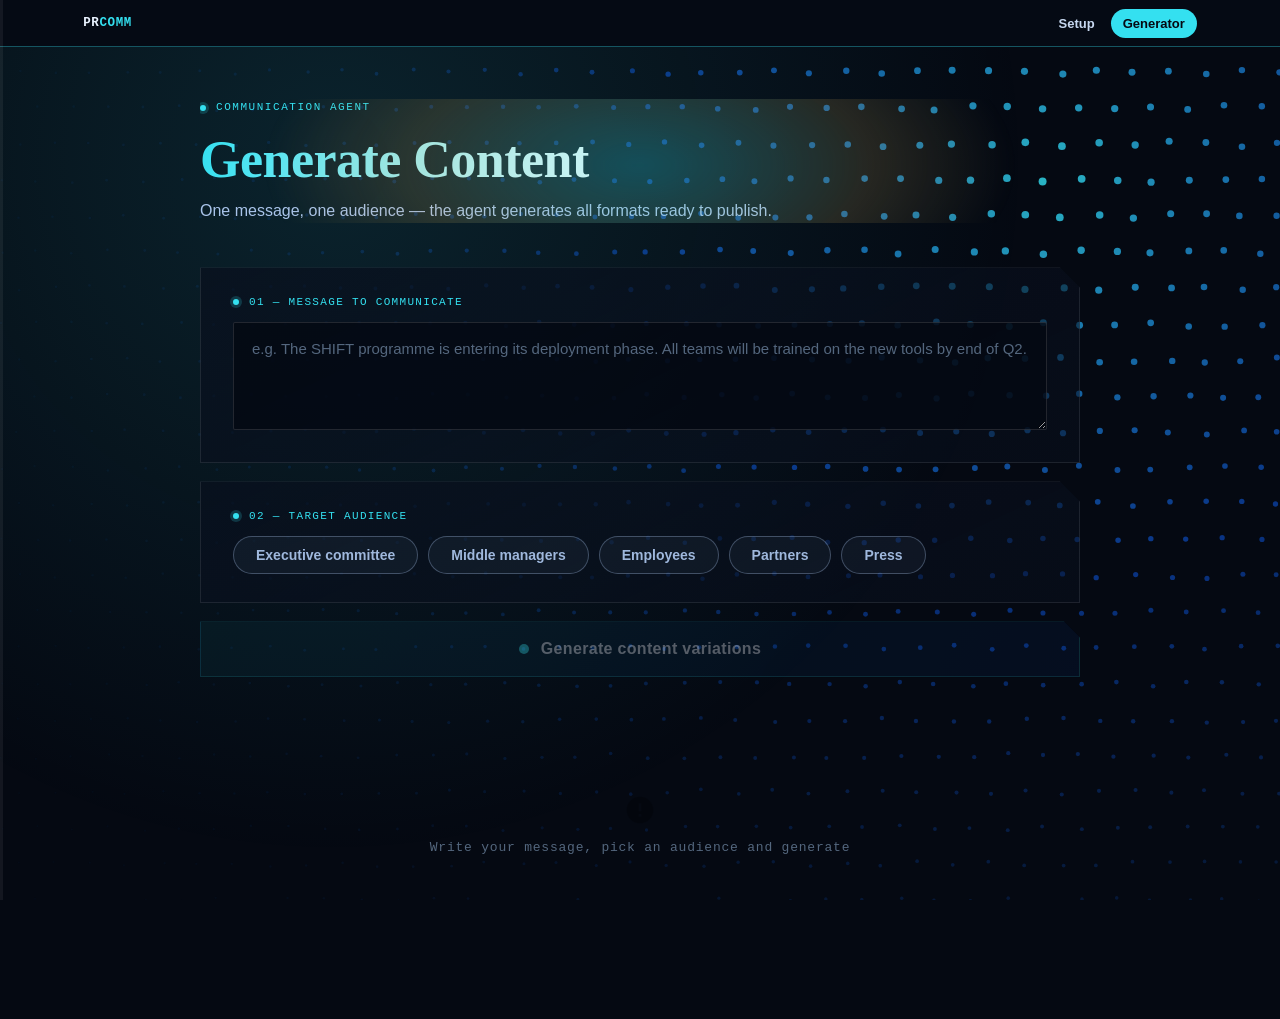
<file: page2.html>
<!DOCTYPE html>
<html lang="en">
<head>
<meta charset="UTF-8">
<meta name="viewport" content="width=device-width, initial-scale=1.0">
<title>PRCOMM — Generator</title>
<style>
:root {
  --ink:      #050912;
  --blue:     #0f62fe;
  --cyan:     #34e0f0;
  --teal:     #00b7ac;
  --gold:     #d1a954;
  --mono: ui-monospace,"SF Mono","SFMono-Regular",Consolas,"Liberation Mono",Menlo,monospace;
  --sans: -apple-system,"Segoe UI","Helvetica Neue",Arial,sans-serif;
  --serif:Georgia,"Iowan Old Style","Palatino Linotype","Book Antiqua",serif;
  --ease-lux:cubic-bezier(.16,1,.3,1);
}
*{box-sizing:border-box;}html,body{margin:0;padding:0;}html{scroll-behavior:smooth;}
@media(prefers-reduced-motion:reduce){html{scroll-behavior:auto;}}
body{font-family:var(--sans);background:var(--ink);color:#eaf3ff;-webkit-font-smoothing:antialiased;}
a{color:inherit;text-decoration:none;}

#bgCanvas{position:fixed;inset:0;z-index:-1;display:block;pointer-events:none;}
#phaseGlow{position:fixed;inset:0;z-index:-1;pointer-events:none;
  background:radial-gradient(circle at 26% 18%,rgba(52,224,240,0.12),transparent 58%);
  transition:background 1.4s ease;}

.progress-rail{position:fixed;top:0;left:0;width:3px;height:100vh;z-index:90;background:rgba(255,255,255,0.06);pointer-events:none;}
.progress-rail .fill{width:100%;height:0%;background:linear-gradient(180deg,var(--cyan),var(--blue));transition:height .08s linear;}
@media(max-width:640px){.progress-rail{display:none;}}

.site-nav{position:sticky;top:0;z-index:80;background:#050a14;border-bottom:1px solid rgba(52,224,240,0.35);}
.site-nav .wrap{display:flex;align-items:center;justify-content:space-between;padding:14px 32px;max-width:min(1560px,92vw);margin:0 auto;}
.nav-brand{font-family:var(--mono);font-size:12.5px;letter-spacing:.05em;color:#eaf3ff;font-weight:700;}
.nav-brand span{color:var(--cyan);}
.nav-links{display:flex;gap:4px;list-style:none;margin:0;padding:0;}
.nav-links a{font-size:13px;font-weight:600;color:#c7d8f0;padding:7px 12px;border-radius:20px;transition:background .15s,color .15s;}
.nav-links a:hover{color:#fff;background:rgba(255,255,255,0.08);}
.nav-links a.active{color:var(--ink);background:var(--cyan);font-weight:700;}

.hero-glow{position:absolute;top:-200px;left:50%;width:1100px;height:700px;margin-left:-550px;
  background:radial-gradient(ellipse closest-side at 50% 38%,rgba(52,224,240,0.28),rgba(209,169,84,0.16) 42%,transparent 68%);
  filter:blur(6px);pointer-events:none;z-index:0;animation:heroGlowPulse 6.5s ease-in-out infinite;}
@keyframes heroGlowPulse{0%,100%{opacity:.5;transform:scale(1);}50%{opacity:.9;transform:scale(1.14);}}
@media(prefers-reduced-motion:reduce){.hero-glow{animation:none;opacity:.7;}}

.page-wrap{max-width:960px;margin:0 auto;padding:52px 40px 100px;position:relative;z-index:2;}
@media(max-width:640px){.page-wrap{padding:32px 20px 80px;}}

/* page title */
.page-title-block{margin-bottom:44px;position:relative;overflow:hidden;}
.page-title-block .eyebrow{font-family:var(--mono);font-size:11px;letter-spacing:.14em;text-transform:uppercase;
  color:var(--cyan);display:flex;align-items:center;gap:10px;margin-bottom:14px;}
.page-title-block .eyebrow::before{content:"";width:6px;height:6px;border-radius:50%;
  background:var(--cyan);box-shadow:0 0 0 3px rgba(52,224,240,0.18);flex:none;}
.page-title-block h1{font-family:var(--serif);font-size:clamp(32px,5vw,52px);font-weight:600;
  letter-spacing:-.01em;line-height:1.1;margin:0 0 10px;
  background-image:linear-gradient(100deg,var(--cyan) 0%,#fff 22%,var(--gold) 48%,#eaf3ff 100%);
  background-size:220% 100%;-webkit-background-clip:text;background-clip:text;color:transparent;
  animation:lsweep 9s linear infinite;}
@keyframes lsweep{0%{background-position:0% 50%;}100%{background-position:-220% 50%;}}
.page-title-block p{color:#a9c4ea;font-size:16px;line-height:1.6;margin:0;max-width:600px;}
@media(prefers-reduced-motion:reduce){.page-title-block h1{animation:none;color:#fff;-webkit-text-fill-color:#fff;background-image:none;}}

/* setup context banner */
.ctx-banner{background:linear-gradient(120deg,rgba(52,224,240,0.06),rgba(209,169,84,0.04));
  border:1px solid rgba(52,224,240,0.16);border-radius:2px;padding:12px 18px;margin-bottom:24px;
  display:flex;align-items:center;gap:12px;flex-wrap:wrap;}
.ctx-banner-dot{width:7px;height:7px;border-radius:50%;background:var(--cyan);flex:none;}
.ctx-banner-text{flex:1;min-width:0;}
.ctx-banner-label{font-family:var(--mono);font-size:10px;letter-spacing:.1em;text-transform:uppercase;color:var(--cyan);margin-bottom:2px;}
.ctx-banner-prog{font-size:13px;color:#eaf3ff;font-weight:600;white-space:nowrap;overflow:hidden;text-overflow:ellipsis;}
.ctx-banner-keys{font-family:var(--mono);font-size:11px;color:#7d97bd;margin-top:2px;}
.ctx-banner-keys b{color:#9fb8dd;}

/* blocks */
.block{background:linear-gradient(155deg,rgba(9,16,30,0.75),rgba(9,16,30,0.5));
  border:1px solid rgba(255,255,255,0.09);
  clip-path:polygon(0 0,calc(100% - 20px) 0,100% 20px,100% 100%,0 100%);
  padding:28px 32px;margin-bottom:18px;transition:border-color .3s;}
.block:focus-within{border-color:rgba(52,224,240,0.3);}
.block-label{font-family:var(--mono);font-size:11px;letter-spacing:.12em;text-transform:uppercase;
  color:var(--cyan);display:flex;align-items:center;gap:10px;margin-bottom:14px;}
.block-label::before{content:"";width:6px;height:6px;border-radius:50%;
  background:var(--cyan);box-shadow:0 0 0 3px rgba(52,224,240,0.18);flex:none;}
@media(max-width:640px){.block{padding:20px 16px;}}

/* textarea */
.field-textarea{width:100%;background:rgba(5,9,18,0.75);border:1px solid rgba(255,255,255,0.12);
  color:#eaf3ff;font-family:var(--sans);font-size:15px;line-height:1.65;
  padding:14px 18px;border-radius:2px;outline:none;transition:border-color .2s;resize:vertical;min-height:108px;}
.field-textarea:focus{border-color:rgba(52,224,240,0.5);}
.field-textarea::placeholder{color:#54677e;}

/* audience buttons */
.aud-btns{display:flex;flex-wrap:wrap;gap:10px;}
.aud-btn{font-family:var(--sans);font-size:14px;font-weight:600;padding:10px 22px;border-radius:999px;
  cursor:pointer;border:1.5px solid rgba(159,184,221,0.35);color:#9fb8dd;background:rgba(159,184,221,0.06);
  transition:all .2s;}
.aud-btn:hover{border-color:rgba(52,224,240,0.5);color:#eaf3ff;background:rgba(52,224,240,0.08);}
.aud-btn.active{border-color:var(--cyan);color:var(--ink);background:var(--cyan);font-weight:700;}

/* formats section */
.formats-section{margin-top:20px;padding-top:18px;border-top:1px solid rgba(255,255,255,0.07);}
.formats-section-label{font-family:var(--mono);font-size:10px;letter-spacing:.09em;text-transform:uppercase;
  color:#7d97bd;margin-bottom:12px;}
.formats-section-label b{color:var(--gold);}

/* format chips — SVG icon + toggleable */
.fmt-grid{display:flex;flex-wrap:wrap;gap:8px;}
.fmt-chip{display:inline-flex;align-items:center;gap:8px;
  font-family:var(--mono);font-size:12px;letter-spacing:.03em;
  padding:7px 14px;border-radius:999px;cursor:pointer;user-select:none;
  border:1.5px solid rgba(159,184,221,0.3);color:#9fb8dd;background:rgba(159,184,221,0.05);
  transition:all .18s;}
.fmt-chip:hover{border-color:rgba(52,224,240,0.45);color:#eaf3ff;}
.fmt-chip.selected{border-color:var(--cyan);color:var(--ink);background:var(--cyan);font-weight:700;}
.fmt-chip.recommended{border-color:rgba(209,169,84,0.5);color:#f0d9a2;background:rgba(209,169,84,0.08);}
.fmt-chip.recommended.selected{border-color:var(--gold);color:var(--ink);background:var(--gold);font-weight:700;}
.fmt-chip svg{width:13px;height:13px;flex:none;fill:currentColor;}

/* generate button */
.btn-gen{display:flex;align-items:center;justify-content:center;gap:12px;width:100%;
  padding:18px;margin-top:4px;cursor:pointer;
  clip-path:polygon(0 0,calc(100% - 16px) 0,100% 16px,100% 100%,0 100%);
  border:1px solid rgba(52,224,240,0.4);
  background:linear-gradient(120deg,rgba(52,224,240,0.14),rgba(15,98,254,0.18));
  font-family:var(--sans);font-size:16px;font-weight:700;color:#eaf3ff;
  letter-spacing:.02em;transition:background .25s,transform .2s,box-shadow .25s;
  box-shadow:0 10px 28px rgba(0,0,0,0.3);}
.btn-gen:hover:not(:disabled){background:linear-gradient(120deg,rgba(52,224,240,0.24),rgba(15,98,254,0.28));
  transform:translateY(-2px);box-shadow:0 16px 36px rgba(0,0,0,0.4);}
.btn-gen:disabled{opacity:.35;cursor:not-allowed;transform:none;}
.btn-gen .dot{width:10px;height:10px;border-radius:50%;background:var(--cyan);
  flex:none;animation:pulse 2s ease-in-out infinite;}
@keyframes pulse{0%,100%{opacity:.5;transform:scale(1);}50%{opacity:1;transform:scale(1.45);}}

/* ---- RESULTS TABS ---- */
.results{margin-top:36px;}
.results-header{display:flex;align-items:center;justify-content:space-between;margin-bottom:16px;flex-wrap:wrap;gap:10px;}
.results-title{font-size:15px;color:#fff;font-weight:600;}
.results-subtitle{font-family:var(--mono);font-size:11px;color:#7d97bd;margin-top:1px;}
.btn-export{font-family:var(--mono);font-size:11px;padding:6px 16px;border-radius:2px;
  border:1px solid rgba(209,169,84,0.4);background:rgba(209,169,84,0.08);color:#f0d9a2;
  cursor:pointer;letter-spacing:.05em;transition:background .18s,color .18s;display:none;}
.btn-export.visible{display:inline-flex;align-items:center;gap:6px;}
.btn-export:hover{background:rgba(209,169,84,0.18);color:var(--gold);}
.results-empty{text-align:center;padding:64px 20px;font-family:var(--mono);font-size:13px;color:#54677e;letter-spacing:.06em;}
.results-empty .ico{display:block;margin:0 auto 14px;opacity:.25;width:32px;height:32px;}

/* Tab bar — one button per format */
.rtab-bar{display:flex;flex-wrap:wrap;gap:6px;margin-bottom:0;border-bottom:1px solid rgba(255,255,255,0.08);padding-bottom:0;}
.rtab-btn{display:inline-flex;align-items:center;gap:8px;
  font-family:var(--mono);font-size:12px;letter-spacing:.04em;
  padding:9px 16px 10px;border-radius:2px 2px 0 0;cursor:pointer;user-select:none;
  border:1px solid transparent;border-bottom:none;
  color:#7d97bd;background:transparent;
  transition:color .18s,background .18s,border-color .18s;
  position:relative;bottom:-1px;}
.rtab-btn svg{width:13px;height:13px;flex:none;fill:currentColor;}
.rtab-btn:hover{color:#eaf3ff;background:rgba(255,255,255,0.04);}
.rtab-btn.active{color:var(--cyan);background:rgba(52,224,240,0.07);
  border-color:rgba(52,224,240,0.28);border-bottom-color:transparent;}
.rtab-btn.active svg{opacity:1;}

/* Single panel — shows content of selected tab */
.rtab-panel{background:rgba(6,14,28,0.7);border:1px solid rgba(255,255,255,0.1);
  border-top-left-radius:0;
  clip-path:polygon(0 0,calc(100% - 16px) 0,100% 16px,100% 100%,0 100%);
  overflow:hidden;}
.rcard-head{display:flex;align-items:center;justify-content:space-between;
  padding:13px 20px;border-bottom:1px solid rgba(255,255,255,0.07);background:rgba(5,9,18,0.5);}
.rcard-left{display:flex;align-items:center;gap:9px;}
.rcard-icon{display:flex;align-items:center;opacity:.85;}
.rcard-icon svg{width:16px;height:16px;fill:#9fb8dd;}
.rcard-name{font-weight:700;color:#fff;font-size:14px;}
.rcard-actions{display:flex;gap:8px;align-items:center;}
.btn-copy{font-family:var(--mono);font-size:11px;padding:5px 14px;border-radius:2px;
  border:1px solid rgba(255,255,255,0.18);background:rgba(255,255,255,0.05);
  color:#9fb8dd;cursor:pointer;transition:background .18s,color .18s;}
.btn-copy:hover{background:rgba(255,255,255,0.1);color:#fff;}
.btn-copy.ok{border-color:rgba(0,183,172,0.5);color:var(--teal);}
.rcard-content{padding:22px 24px;}
.rcard-text{color:#dbe8fb;font-size:15px;line-height:1.78;white-space:pre-wrap;font-family:var(--sans);}
.rcard-why{padding:12px 24px;border-top:1px solid rgba(209,169,84,0.12);background:rgba(209,169,84,0.04);}
.why-label{font-family:var(--mono);font-size:9.5px;letter-spacing:.1em;text-transform:uppercase;color:#7d6030;margin-bottom:4px;}
.why-text{font-family:var(--serif);font-style:italic;color:#b89040;font-size:13px;line-height:1.55;}

/* skeleton */
.skel-card{background:rgba(6,14,28,0.6);border:1px solid rgba(255,255,255,0.07);
  clip-path:polygon(0 0,calc(100% - 16px) 0,100% 16px,100% 100%,0 100%);padding:24px;
  display:flex;flex-direction:column;gap:11px;}
.skel{border-radius:2px;
  background:linear-gradient(90deg,rgba(255,255,255,0.04) 25%,rgba(255,255,255,0.09) 50%,rgba(255,255,255,0.04) 75%);
  background-size:200% 100%;animation:shimmer 1.5s infinite;}
@keyframes shimmer{0%{background-position:200% 0;}100%{background-position:-200% 0;}}
.sh{height:14px;}.sw40{width:40%;}.sw90{width:90%;}.sw75{width:75%;}.sw55{width:55%;}
</style>
</head>
<body>

<canvas id="bgCanvas" aria-hidden="true"></canvas>
<div id="phaseGlow" aria-hidden="true"></div>
<div class="progress-rail" aria-hidden="true"><div class="fill" id="progressFill"></div></div>

<nav class="site-nav">
  <div class="wrap">
    <a href="index.html" class="nav-brand">PR<span>COMM</span></a>
    <ul class="nav-links">
      <li><a href="index.html">Setup</a></li>
      <li><a href="page2.html" class="active">Generator</a></li>
    </ul>
  </div>
</nav>

<div class="page-wrap">

  <div class="page-title-block" id="stop0">
    <div class="hero-glow" aria-hidden="true"></div>
    <p class="eyebrow">Communication agent</p>
    <h1>Generate Content</h1>
    <p>One message, one audience — the agent generates all formats ready to publish.</p>
  </div>

  <!-- CONTEXT BANNER -->
  <div class="ctx-banner" id="ctxBanner" style="display:none;">
    <div class="ctx-banner-dot"></div>
    <div class="ctx-banner-text">
      <div class="ctx-banner-label">Active programme context</div>
      <div class="ctx-banner-prog" id="ctxProg">—</div>
      <div class="ctx-banner-keys" id="ctxKeys"></div>
    </div>
    <a href="index.html" style="font-family:var(--mono);font-size:10px;color:#54677e;letter-spacing:.06em;text-decoration:underline;text-underline-offset:2px;white-space:nowrap;align-self:center;">Edit setup</a>
  </div>

  <div class="block" id="stop1">
    <div class="block-label">01 — Message to communicate</div>
    <textarea class="field-textarea" id="inputMessage"
      placeholder="e.g. The SHIFT programme is entering its deployment phase. All teams will be trained on the new tools by end of Q2."
      aria-label="The core message to communicate"></textarea>
  </div>

  <div class="block" id="stop2">
    <div class="block-label">02 — Target audience</div>
    <div class="aud-btns" id="audBtns" role="group" aria-label="Select an audience"></div>

    <div class="formats-section" id="formatsSection" style="display:none;">
      <div class="formats-section-label">Formats — <span id="recoHint"></span></div>
      <div class="fmt-grid" id="fmtGrid"></div>
    </div>
  </div>

  <button class="btn-gen" id="btnGen" disabled aria-label="Generate content variations">
    <span class="dot" aria-hidden="true"></span>
    Generate content variations
  </button>

  <!-- RESULTS — tab bar + single panel -->
  <div class="results" id="stop3">
    <div class="results-header">
      <div>
        <div class="results-title" id="resultsTitle"></div>
        <div class="results-subtitle" id="resultsSubtitle"></div>
      </div>
      <button class="btn-export" id="btnExport">&#8593;&nbsp;Export all</button>
    </div>
    <div class="results-empty" id="emptyState">
      <svg class="ico" viewBox="0 0 24 24" aria-hidden="true"><path d="M12 2C6.48 2 2 6.48 2 12s4.48 10 10 10 10-4.48 10-10S17.52 2 12 2zm1 15h-2v-2h2v2zm0-4h-2V7h2v6z"/></svg>
      Write your message, pick an audience and generate
    </div>
    <!-- Tab buttons injected here by JS -->
    <div id="rtabBar" class="rtab-bar" style="display:none;" role="tablist"></div>
    <!-- Single content panel -->
    <div id="rtabPanel" class="rtab-panel" style="display:none;" role="tabpanel"></div>
  </div>

</div><!-- /page-wrap -->

<script>
/* ================================================================
   SVG ICONS — inline, no emojis
   ================================================================ */
var ICONS = {
  email:        '<svg viewBox="0 0 24 24"><path d="M20 4H4c-1.1 0-2 .9-2 2v12c0 1.1.9 2 2 2h16c1.1 0 2-.9 2-2V6c0-1.1-.9-2-2-2zm0 4l-8 5-8-5V6l8 5 8-5v2z"/></svg>',
  linkedin:     '<svg viewBox="0 0 24 24"><path d="M19 3H5c-1.1 0-2 .9-2 2v14c0 1.1.9 2 2 2h14c1.1 0 2-.9 2-2V5c0-1.1-.9-2-2-2zM9 17H6.5v-7H9v7zM7.7 8.7c-.8 0-1.4-.6-1.4-1.4s.6-1.4 1.4-1.4 1.4.6 1.4 1.4-.6 1.4-1.4 1.4zM18 17h-2.4v-3.6c0-.9-.7-1.6-1.6-1.6s-1.6.7-1.6 1.6V17H10v-7h2.3v1c.5-.8 1.4-1.3 2.4-1.3 1.8 0 3.3 1.5 3.3 3.3V17z"/></svg>',
  video:        '<svg viewBox="0 0 24 24"><path d="M17 10.5V7c0-.55-.45-1-1-1H4c-.55 0-1 .45-1 1v10c0 .55.45 1 1 1h12c.55 0 1-.45 1-1v-3.5l4 4v-11l-4 4z"/></svg>',
  intranet:     '<svg viewBox="0 0 24 24"><path d="M19 3H5c-1.1 0-2 .9-2 2v14c0 1.1.9 2 2 2h14c1.1 0 2-.9 2-2V5c0-1.1-.9-2-2-2zm-5 14H7v-2h7v2zm3-4H7v-2h10v2zm0-4H7V7h10v2z"/></svg>',
  slack:        '<svg viewBox="0 0 24 24"><path d="M20 2H4c-1.1 0-2 .9-2 2v18l4-4h14c1.1 0 2-.9 2-2V4c0-1.1-.9-2-2-2zm-2 12H6v-2h12v2zm0-3H6V9h12v2zm0-3H6V6h12v2z"/></svg>',
  presentation: '<svg viewBox="0 0 24 24"><path d="M19 3H5c-1.1 0-2 .9-2 2v14c0 1.1.9 2 2 2h14c1.1 0 2-.9 2-2V5c0-1.1-.9-2-2-2zm-5 14H7v-2h7v2zm3-4H7v-2h10v2zm0-4H7V7h10v2z"/></svg>',
  communique:   '<svg viewBox="0 0 24 24"><path d="M20 4H4c-1.1 0-2 .9-2 2v12c0 1.1.9 2 2 2h16c1.1 0 2-.9 2-2V6c0-1.1-.9-2-2-2zm-1 14H5c-.55 0-1-.45-1-1V7l8 5 8-5v10c0 .55-.45 1-1 1z"/></svg>',
  discours:     '<svg viewBox="0 0 24 24"><path d="M12 3c-4.97 0-9 3.19-9 7.12 0 2.4 1.42 4.54 3.64 5.9L6 19l3.44-1.72C10.27 17.43 11.12 17.5 12 17.5c4.97 0 9-3.19 9-7.12C21 6.19 16.97 3 12 3zm1 10H8V11h5v2zm3-3H8V8h8v2z"/></svg>'
};

/* ================================================================
   FORMAT METADATA
   ================================================================ */
var FORMATS = {
  email:        { label:'Email',               desc:'Structured, archivable' },
  linkedin:     { label:'LinkedIn',            desc:'Public post, network reach' },
  video:        { label:'Video script',        desc:'On-camera, personal delivery' },
  intranet:     { label:'Intranet / Newsletter', desc:'Article, broad distribution' },
  slack:        { label:'Slack / Teams',       desc:'Instant, short & direct' },
  presentation: { label:'Presentation',        desc:'Slides for meetings' },
  communique:   { label:'Press release',       desc:'Journalistic, external' },
  discours:     { label:'Speech / Address',    desc:'Oral, high-impact moment' }
};

/* Recommended formats by audience profile */
var RECO = {
  'direction'    :['email','presentation','discours'],
  'codir'        :['email','presentation','discours'],
  'comite'       :['email','presentation','discours'],
  'manager'      :['email','intranet','slack'],
  'collaborateur':['intranet','video','slack'],
  'partner'      :['email','linkedin','communique'],
  'partenaire'   :['email','linkedin','communique'],
  'presse'       :['communique','linkedin'],
  'client'       :['linkedin','email','video'],
  'equipe'       :['slack','intranet','video'],
  'rh'           :['intranet','email','slack']
};

var ANGLES = {
  'direction'    :'Business impact & long-term vision',
  'codir'        :'Decisions to make, strategic stakes',
  'comite'       :'Governance, steering, arbitration',
  'manager'      :'Impact on teams & organisation',
  'collaborateur':'Concrete benefits & day-to-day changes',
  'partner'      :'Partnership value & shared opportunities',
  'partenaire'   :'Partnership value & shared opportunities',
  'presse'       :'Facts, figures, innovation & sourced quotes',
  'client'       :'Added value & improved experience',
  'equipe'       :'Mobilisation & operational cohesion',
  'rh'           :'HR impact, employee journey, social policy'
};

var REGISTERS = {
  'direction'    :'Formal & concise',
  'codir'        :'Formal & decision-oriented',
  'comite'       :'Formal & structured',
  'manager'      :'Neutral & operational',
  'collaborateur':'Direct & human',
  'partner'      :'Professional & appreciative',
  'partenaire'   :'Professional & appreciative',
  'presse'       :'Journalistic & factual',
  'client'       :'Clear & benefit-focused',
  'equipe'       :'Informal & mobilising',
  'rh'           :'Neutral & educational'
};

/* ================================================================
   STATE
   ================================================================ */
var setup       = null;
var selAud      = null;
var selFormats  = [];
var lastResults = [];   /* [{fid, label, content, why}] */
var activeTab   = null;

/* ================================================================
   INIT
   ================================================================ */
(function init(){

  /* SHIFT particle field */
  (function(){
    var cv=document.getElementById('bgCanvas');if(!cv||!cv.getContext)return;
    var ctx=cv.getContext('2d'),dots=[],mouse={x:-9999,y:-9999},W=0,H=0;
    var rm=window.matchMedia&&window.matchMedia('(prefers-reduced-motion:reduce)').matches;
    var t0=(window.performance&&performance.now)?performance.now():Date.now();
    function lerp(a,b,t){return a+(b-a)*t;}
    function colorAt(t){var cy=[52,224,240],bl=[15,98,254],nv=[7,34,63],r,g,b;
      if(t<0.45){var tt=t/0.45;r=lerp(cy[0],bl[0],tt);g=lerp(cy[1],bl[1],tt);b=lerp(cy[2],bl[2],tt);}
      else{var tt2=Math.min((t-0.45)/0.55,1);r=lerp(bl[0],nv[0],tt2);g=lerp(bl[1],nv[1],tt2);b=lerp(bl[2],nv[2],tt2);}
      return[Math.round(r),Math.round(g),Math.round(b)];}
    function buildGrid(){dots=[];var sp=W<640?42:36,cols=Math.ceil(W/sp)+2,rows=Math.ceil(H/sp)+2;
      var lx=W*0.82,ly=H*0.2,mx=Math.hypot(Math.max(lx,W-lx),Math.max(ly,H-ly))||1;
      for(var ry=0;ry<rows;ry++){var ox=(ry%2===0)?0:sp/2;
        for(var rx=0;rx<cols;rx++){var x=rx*sp+ox-sp,y=ry*sp-sp;
          var d=Math.hypot(x-lx,y-ly)/mx,bri=Math.pow(Math.max(0,1-d/1.05),1.7);
          dots.push({bx:x,by:y,r:1.0+bri*3.0,bright:bri,phase:Math.random()*Math.PI*2,speed:0.22+Math.random()*0.22,amp:1.3+Math.random()*1.6});}}}
    function resize(){var dpr=Math.min(window.devicePixelRatio||1,2);W=window.innerWidth;H=window.innerHeight;cv.width=W*dpr;cv.height=H*dpr;cv.style.width=W+'px';cv.style.height=H+'px';ctx.setTransform(dpr,0,0,dpr,0,0);buildGrid();}
    function frame(now){var t=(now-t0)/1000;ctx.clearRect(0,0,W,H);
      for(var i=0;i<dots.length;i++){var d=dots[i],x=d.bx,y=d.by;
        if(!rm){x+=Math.sin(t*d.speed+d.phase)*d.amp;y+=Math.cos(t*d.speed*0.8+d.phase)*d.amp;}
        var radius=d.r,bright=d.bright;
        if(!rm&&mouse.x>-9000){var dx=x-mouse.x,dy=y-mouse.y,dist=Math.hypot(dx,dy);
          if(dist<150){var f=1-dist/150;radius+=f*2.6;bright=Math.min(1,bright+f*0.35);if(dist>0.01){x+=(dx/dist)*f*6;y+=(dy/dist)*f*6;}}}
        var col=colorAt(Math.min(1,1-bright));
        ctx.beginPath();ctx.fillStyle='rgba('+col[0]+','+col[1]+','+col[2]+','+(Math.min(0.92,0.09+bright*0.72))+')';ctx.arc(x,y,radius,0,Math.PI*2);ctx.fill();}
      if(!rm)requestAnimationFrame(frame);}
    window.addEventListener('mousemove',function(e){mouse.x=e.clientX;mouse.y=e.clientY;},{passive:true});
    window.addEventListener('mouseleave',function(){mouse.x=-9999;mouse.y=-9999;});
    var rt;window.addEventListener('resize',function(){clearTimeout(rt);rt=setTimeout(function(){resize();if(!rm)requestAnimationFrame(frame);else frame(performance.now());},150);});
    resize();if(!rm)requestAnimationFrame(frame);else frame(t0);
  })();

  /* progress rail */
  (function(){
    var fill=document.getElementById('progressFill');if(!fill)return;
    function upd(){var s=document.documentElement.scrollTop||document.body.scrollTop;
      var h=document.documentElement.scrollHeight-window.innerHeight;
      fill.style.height=(h>0?(s/h*100):0)+'%';}
    window.addEventListener('scroll',upd,{passive:true});upd();
  })();

  /* load setup */
  try{setup=JSON.parse(localStorage.getItem('prcomm_setup')||window._prcomm_setup||'null');}catch(e){}

  /* context banner */
  if(setup&&setup.programme){
    document.getElementById('ctxProg').textContent=setup.programme;
    var keys=(setup.messages||[]).slice(0,2).filter(Boolean);
    if(keys.length) document.getElementById('ctxKeys').innerHTML='<b>Key messages&nbsp;:</b> '+keys.map(esc).join(' · ');
    document.getElementById('ctxBanner').style.display='flex';
  }

  /* audiences */
  var auds=(setup&&setup.audiences&&setup.audiences.length)
    ?setup.audiences
    :[{name:'Executive committee',what:'ROI, strategic vision'},
      {name:'Middle managers',what:'Team impact, operational'},
      {name:'Employees',what:'Meaning, concrete benefits'},
      {name:'Partners',what:'Reliability, innovation'},
      {name:'Press',what:'Facts, figures, quotes'}];

  var cont=document.getElementById('audBtns');
  auds.forEach(function(a){
    var btn=document.createElement('button');btn.type='button';btn.className='aud-btn';
    btn.textContent=a.name;
    btn.addEventListener('click',function(){selectAud(btn,a);});
    cont.appendChild(btn);
  });

  document.getElementById('inputMessage').addEventListener('input',checkReady);
  document.getElementById('btnGen').addEventListener('click',generate);
  document.getElementById('btnExport').addEventListener('click',exportAll);
})();

/* ================================================================
   AUDIENCE SELECTION
   ================================================================ */
function getAudKey(name){
  var n=name.toLowerCase()
    .replace(/[éèêë]/g,'e').replace(/[àâä]/g,'a').replace(/[îï]/g,'i').replace(/[ôö]/g,'o').replace(/[ùûü]/g,'u')
    .replace(/[^a-z]/g,'');
  for(var k in RECO){if(n.indexOf(k)!==-1)return k;}
  if(n.indexOf('executive')!==-1||n.indexOf('committee')!==-1)return'comite';
  if(n.indexOf('manager')!==-1)return'manager';
  if(n.indexOf('employee')!==-1||n.indexOf('staff')!==-1)return'collaborateur';
  if(n.indexOf('partner')!==-1)return'partner';
  if(n.indexOf('press')!==-1||n.indexOf('media')!==-1)return'presse';
  if(n.indexOf('client')!==-1||n.indexOf('customer')!==-1)return'client';
  if(n.indexOf('team')!==-1)return'equipe';
  if(n.indexOf('hr')!==-1||n.indexOf('human')!==-1)return'rh';
  return null;
}

function selectAud(btn,aud){
  document.querySelectorAll('.aud-btn').forEach(function(b){b.classList.remove('active');});
  btn.classList.add('active');
  selAud=aud; selFormats=[]; lastResults=[]; activeTab=null;
  renderFormats(aud,getAudKey(aud.name));
  checkReady();
}

function renderFormats(aud,key){
  var reco=RECO[key]||((setup&&setup.channels&&setup.channels.length)?setup.channels.slice(0,3):['email','linkedin','intranet']);
  var avail=(setup&&setup.channels&&setup.channels.length)?setup.channels:Object.keys(FORMATS);

  var grid=document.getElementById('fmtGrid');grid.innerHTML='';
  selFormats=[];

  avail.forEach(function(fid){
    var f=FORMATS[fid];if(!f)return;
    var isR=reco.indexOf(fid)!==-1;
    if(isR)selFormats.push(fid);

    var chip=document.createElement('span');
    chip.className='fmt-chip'+(isR?' recommended selected':'');
    chip.dataset.fid=fid;
    chip.setAttribute('role','button');
    chip.setAttribute('aria-pressed',isR?'true':'false');
    chip.innerHTML=(ICONS[fid]||'')+esc(f.label);

    chip.addEventListener('click',function(){
      chip.classList.toggle('selected');
      chip.setAttribute('aria-pressed',chip.classList.contains('selected')?'true':'false');
      selFormats=Array.from(document.querySelectorAll('.fmt-chip.selected')).map(function(c){return c.dataset.fid;});
      checkReady();
    });
    grid.appendChild(chip);
  });

  var recoLabels=reco.filter(function(id){return FORMATS[id];}).map(function(id){return FORMATS[id].label;});
  var hint=document.getElementById('recoHint');
  if(hint)hint.innerHTML='<b>Suggested&nbsp;:</b> '+recoLabels.join(', ');

  document.getElementById('formatsSection').style.display='block';
  checkReady();
}

function checkReady(){
  var msg=document.getElementById('inputMessage').value.trim();
  document.getElementById('btnGen').disabled=!(msg&&selAud&&selFormats.length>0);
}

/* ================================================================
   CONTEXT — built from message + audience + setup
   ================================================================ */
function buildCtx(msg,aud,prog){
  var msgs  =(setup&&setup.messages&&setup.messages.length)?setup.messages:[];
  var tones =(setup&&setup.tones)||[];
  var key   =msgs.length?msgs[0]:'This programme is a real opportunity for transformation.';
  var key2  =msgs.length>1?msgs[1]:'';

  var formel      =tones.indexOf('formel')!==-1;
  var mobilisateur=tones.indexOf('mobilisateur')!==-1;
  var narratif    =tones.indexOf('narratif')!==-1;
  var direct      =tones.indexOf('direct')!==-1;
  var inspirant   =tones.indexOf('inspirant')!==-1;

  var audKey=getAudKey(aud.name)||'';
  var angle =ANGLES[audKey]||'';
  var regist=REGISTERS[audKey]||'';

  var intro, corps, accroche_fin, hook, video_corps, video_close, court, accroche;

  if(mobilisateur){
    intro=prog+' is reaching a new milestone: '+msg+'. Now is the time to mobilise.';
    corps=key+(key2?'\n\n'+key2:'')+'\n\n'+(aud.what?'Your role is pivotal on '+aud.what+'.':'Every team member counts.');
    accroche_fin='Join the movement. Together, we will make this programme a success.';
    hook='A new chapter opens. '+msg;
    video_corps='What we are building with '+prog+' is a unique opportunity. '+key;
    video_close='This is your moment. Get involved. Let\'s make this a collective success.';
    accroche=msg;
    court=msg+' — '+prog+' moves forward.';
  } else if(formel){
    intro='As part of '+prog+', we would like to inform you of an important development: '+msg+'.';
    corps=key+(key2?'\n\n'+key2:'')+'\n\n'+(aud.what?'This initiative directly addresses your priorities around '+aud.what+'.':'We remain available for any questions.');
    accroche_fin='We thank you for your attention and your continued engagement.';
    hook=msg;
    video_corps='As part of '+prog+', an important milestone has been reached. '+key;
    video_close='Thank you for your commitment. We count on you to support this transformation.';
    accroche=msg;
    court=msg+' — '+prog+'.';
  } else if(narratif){
    intro='Some time ago, we set an ambition: to make '+prog+' a reality. Today, we reach a key milestone — '+msg+'.';
    corps=key+(key2?'\n\n'+key2:'')+'\n\n'+(aud.what?'At every stage, your expectations around '+aud.what+' guide our decisions.':'This story belongs to you too.');
    accroche_fin='This story is yours too. We count on you to help write it with us.';
    hook='This milestone — we built it together. '+msg;
    video_corps='This programme is a collective story. And today, we write a new chapter. '+key;
    video_close='The story continues. And you are its authors.';
    accroche=msg;
    court=msg+' — a key milestone for '+prog+'.';
  } else if(direct){
    intro=msg;
    corps=key+(key2?'\n\n'+key2:'')+(aud.what?'\n\nDirect impact on: '+aud.what+'.':'');
    accroche_fin='Questions? Reach out to the programme team.';
    hook=msg;
    video_corps=key+(key2?' '+key2:'');
    video_close='Thank you. For any questions, your programme team is available.';
    accroche=msg;
    court=msg;
  } else {
    intro='As part of '+prog+', an important milestone has been reached\u00a0: '+msg+'.';
    corps=key+(key2?'\n\n'+key2:'')+'\n\n'+(aud.what?'This initiative directly addresses your priorities around '+aud.what+'.':'This initiative concerns all of our teams.');
    accroche_fin='We count on your commitment to make this milestone a genuine collective success.';
    hook=msg;
    video_corps='What we are experiencing with '+prog+' is a unique opportunity. '+key;
    video_close='Join us. Together, let\'s make this programme a success we can all be proud of.';
    accroche=(inspirant?'[inspiring] ':'')+msg;
    court=msg+'\u00a0— a key moment for '+prog+'.';
  }

  var progWords=prog.split(' ').filter(function(w){return w.length>2;}).slice(0,2);
  var hashtags='#Transformation #'+progWords.map(function(w){return w.charAt(0).toUpperCase()+w.slice(1);}).join('')+' #Innovation';

  var points=[];
  if(aud.what) points.push('Addresses your priorities around '+aud.what);
  if(key2)     points.push(key2);
  else         points.push('Timeline and next steps will be communicated shortly');
  points.push('Your feedback is welcome and valued');

  return{
    msg:msg, prog:prog, sujet:msg.length>65?msg.substring(0,65)+'…':msg,
    intro,corps,accroche_fin,hook,video_corps,video_close,court,accroche,
    cta:'Learn more and get involved', hashtags,
    points, conclusion:'For any questions, contact the programme team. Thank you for your engagement.',
    citation:key.replace(/\.$/,''), formal:formel,
    audAngle:angle, audRegister:regist,
    audName:aud.name, audWhat:aud.what||'', key1:key, key2:key2,
    tones:tones, audKey:getAudKey(aud.name)||''
  };
}

/* ================================================================
   CONTEXT-AWARE FORMAT RATIONALE — driven by message + audience + tone + programme
   ================================================================ */
function buildWhy(fid, ctx){
  var prog   = ctx.prog;
  var aud    = ctx.audName;
  var what   = ctx.audWhat;
  var msg    = ctx.sujet;
  var key1   = ctx.key1;
  var key2   = ctx.key2;
  var tones  = ctx.tones;
  var reg    = ctx.audRegister;

  /* human-readable tone label */
  var toneMap={formel:'formal',mobilisateur:'mobilising',narratif:'narrative',direct:'direct',inspirant:'inspiring',pedagogique:'educational'};
  var toneLabel = tones.length
    ? tones.map(function(t){return toneMap[t]||t;}).join(' + ')
    : 'default';

  /* Does the message carry urgency / strategic / human signal? */
  var msgLow  = msg.toLowerCase();
  var hasUrgency   = /deploy|launch|deadline|phase|go.live|rollout/i.test(msgLow);
  var hasStrategy  = /strateg|vision|transform|roadmap|growth|impact/i.test(msgLow);
  var hasPeople    = /team|people|employee|collaborat|everyone|all staff/i.test(msgLow);

  switch(fid){
    case 'email':
      return 'The message "'+msg+'" needs to land with '+aud
        +(what?' — an audience focused on '+what:'')
        +'. Email secures delivery in a channel they actively monitor, keeps a traceable record'
        +(hasUrgency?' — especially useful here given the deployment timeline mentioned':'' )
        +', and lets the '+toneLabel+' register shape a structured argument'
        +(key1?' anchored on your key message: "'+key1+'"':'')
        +'.';

    case 'linkedin':
      return 'Publishing "'+msg+'" on LinkedIn converts an internal '+prog+' milestone into an external signal'
        +(what?', surfacing the "'+what+'" angle to a broader professional audience':'')
        +'. The '+toneLabel+' tone, compressed into a punchy hook and short paragraphs, drives the engagement this channel rewards'
        +(hasStrategy?' — a strategic message like this one gains credibility when made visible publicly':'')
        +'.';

    case 'video':
      return 'Saying "'+msg+'" on camera to '+aud+' adds a layer of conviction no written format can replicate'
        +(what?'. Their sensitivity to '+what+' is better addressed through tone of voice and presence than through text':'')
        +'. The '+toneLabel+' register, structured shot by shot, keeps the delivery focused'
        +(hasPeople?' — and the human dimension of this message calls for a human face':'')
        +(key1?'. The core message "'+key1+'" becomes the emotional anchor of the script':'')
        +'.';

    case 'intranet':
      return 'An intranet article gives '+aud+' the depth "'+msg+'" deserves'
        +(what?', with room to unpack the implications for '+what:'')
        +'. Unlike a quick notification, it stays searchable and referenceable as '+prog+' progresses'
        +(key2?'. The secondary key message "'+key2+'" fits naturally in a dedicated section here':'')
        +'. The '+toneLabel+' register, structured with headings and bullets, reduces friction for a busy readership.';

    case 'slack':
      return '"'+msg+'" needs to reach '+aud+' fast, without friction'
        +(what?'. Their day-to-day focus on '+what+' means a single sharp sentence outperforms a long email':'')
        +'. Slack/Teams delivers the signal in seconds — the '+toneLabel+' tone becomes brevity here'
        +(hasUrgency?', which matches the time-sensitive nature of this update':'')
        +'. The message itself is the call to action.';

    case 'presentation':
      return 'Briefing '+aud+' on "'+msg+'" calls for a format that structures a decision, not just delivers information'
        +(what?'. Translating '+what+' into one idea per slide keeps the argument visual and actionable':'')
        +'. The '+toneLabel+' register maps cleanly onto action titles and synthetic bullets'
        +(hasStrategy?' — a strategic message like this one gains traction when it flows from context to consequences to next steps':'')
        +(key1?'. "'+key1+'" becomes the central slide in the deck':'')
        +'.';

    case 'communique':
      return 'Framing "'+msg+'" as a press release turns a '+prog+' milestone into publishable news for '+aud
        +(what?', with "'+what+'" as the factual lead that earns credibility':'')
        +'. The journalistic structure — lead, body, official quote, contact — is what this audience expects before they cover anything'
        +(key1?'. "'+key1+'" becomes the quoted voice of the programme':'')
        +'.';

    case 'discours':
      return 'Delivering "'+msg+'" as a speech to '+aud+' elevates the moment beyond a simple update'
        +(what?'. The "'+what+'" stakes, named in the opening, give the audience a reason to listen — not just hear':'')
        +'. The '+toneLabel+' arc — framing the stakes, building conviction, closing on a collective call — is what makes this message memorable'
        +(hasPeople?' — and this message, which speaks directly to people, deserves exactly that register':'')
        +'.';

    default:
      return 'Given the '+toneLabel+' tone, the '+reg+' register expected by '+aud+', and the nature of "'+msg+'", this format gives the message the right shape for '+prog+'.';
  }
}

/* ================================================================
   TEMPLATES BY FORMAT
   ================================================================ */
var TPL = {
  email: function(c){
    var sal=c.formal?'Dear Sir or Madam,':'Hello,';
    return 'Subject: '+c.sujet+'\n\n'+sal+'\n\n'+c.intro+'\n\n'+c.corps+'\n\n'+c.accroche_fin+'\n\nBest regards,\nThe Communications Team';
  },
  linkedin: function(c){
    return c.accroche+'\n\n'+c.corps.split('\n')[0]+'\n\n'+c.points.map(function(p){return '▸ '+p;}).join('\n')+'\n\n→ '+c.cta+'\n\n'+c.hashtags;
  },
  video: function(c){
    return '[OPENING — wide shot, 5s]\n"'+c.hook+'"\n\n[MID SHOT — facing camera]\n"'+c.video_corps+'"\n\n[CLOSE-UP — direct gaze]\n"'+c.points.map(function(p){return p;}).join('. ')+'"\n\n[CALL TO ACTION]\n"'+c.video_close+'"\n\n[OUTRO — logo + signature]';
  },
  intranet: function(c){
    return '# '+c.sujet+'\n\n'+c.intro+'\n\n## What this means for you\n'+c.points.map(function(p){return '- '+p;}).join('\n')+'\n\n## Context\n'+c.corps+'\n\n'+c.conclusion;
  },
  slack: function(c){
    return '[announcement] *'+c.sujet+'*\n\n'+c.court+'\n\n'+c.points.slice(0,2).map(function(p){return '→ '+p;}).join('\n')+'\n\n'+c.cta;
  },
  presentation: function(c){
    return 'SLIDE 1 — TITLE\n'+c.sujet+'\n\nSLIDE 2 — CONTEXT\n'+c.intro+'\n\nSLIDE 3 — STAKES & BENEFITS\n'+c.points.map(function(p,i){return (i+1)+'. '+p;}).join('\n')+'\n\nSLIDE 4 — KEY MESSAGE\n« '+c.citation+' »\n\nSLIDE 5 — NEXT STEPS\n'+c.cta;
  },
  communique: function(c){
    return 'PRESS RELEASE\n\n'+c.sujet.toUpperCase()+'\n\n'+c.intro+'\n\n'+c.corps+'\n\n« '+c.citation+' »\n\n'+c.points.map(function(p){return '• '+p;}).join('\n')+'\n\nPress contact: communications@programme.com';
  },
  discours: function(c){
    return '[OPENING]\nLadies and gentlemen, dear colleagues,\n\n'+c.intro+'\n\n[BODY]\n'+c.corps+'\n\n[KEY POINTS]\n'+c.points.map(function(p,i){return (i+1)+'. '+p;}).join('\n')+'\n\n[CALL TO ACTION]\n'+c.video_close+'\n\n[CLOSING]\nThank you for being here and for your commitment.';
  }
};

/* ================================================================
   GENERATION — skeleton → build all, render tabs
   ================================================================ */
function generate(){
  if(!selAud||!selFormats.length)return;
  var message=document.getElementById('inputMessage').value.trim()||'Programme update';

  document.getElementById('emptyState').style.display='none';
  document.getElementById('resultsTitle').textContent='';
  document.getElementById('resultsSubtitle').textContent='';
  document.getElementById('btnExport').classList.remove('visible');
  lastResults=[]; activeTab=null;

  var tabBar=document.getElementById('rtabBar');
  var panel =document.getElementById('rtabPanel');
  tabBar.style.display='none'; tabBar.innerHTML='';
  panel.style.display='none'; panel.innerHTML='';

  /* skeleton placeholder */
  panel.style.display='block';
  panel.innerHTML='<div class="skel-card"><div class="skel sh sw40"></div><div class="skel sh sw90"></div><div class="skel sh sw75"></div><div class="skel sh sw55"></div></div>';

  var delay=600+selFormats.length*80;
  setTimeout(function(){
    var prog=(setup&&setup.programme)||'our programme';
    var ctx=buildCtx(message,selAud,prog);

    /* build all results */
    selFormats.forEach(function(fid){
      var f=FORMATS[fid];if(!f)return;
      var fn=TPL[fid]||TPL.email;
      var content=fn(ctx);
      var why=buildWhy(fid,ctx);
      lastResults.push({fid:fid,label:f.label,content:content,why:why});
    });

    /* header counts */
    document.getElementById('resultsTitle').textContent=
      lastResults.length+' variation'+(lastResults.length>1?'s':'')+' — "'+selAud.name+'"';
    document.getElementById('resultsSubtitle').textContent=
      'Same message, '+lastResults.length+' different format'+(lastResults.length>1?'s':'');
    document.getElementById('btnExport').classList.add('visible');

    /* build tab bar */
    tabBar.innerHTML='';
    lastResults.forEach(function(r,i){
      var btn=document.createElement('button');
      btn.type='button';btn.className='rtab-btn'+(i===0?' active':'');
      btn.setAttribute('role','tab');btn.setAttribute('aria-selected',i===0?'true':'false');
      btn.dataset.idx=i;
      btn.innerHTML=(ICONS[r.fid]||'')+esc(r.label);
      btn.addEventListener('click',function(){switchTab(i);});
      tabBar.appendChild(btn);
    });
    tabBar.style.display='flex';

    /* show first tab */
    activeTab=0;
    renderPanel(0);

  },delay);
}

function switchTab(i){
  if(i===activeTab)return;
  activeTab=i;
  document.querySelectorAll('.rtab-btn').forEach(function(b,j){
    b.classList.toggle('active',j===i);
    b.setAttribute('aria-selected',j===i?'true':'false');
  });
  renderPanel(i);
}

function renderPanel(i){
  var r=lastResults[i];if(!r)return;
  var panel=document.getElementById('rtabPanel');

  panel.style.opacity='0';
  setTimeout(function(){
    panel.innerHTML=
      '<div class="rcard-head">'
        +'<div class="rcard-left">'
          +'<span class="rcard-icon">'+( ICONS[r.fid]||'')+'</span>'
          +'<span class="rcard-name">'+esc(r.label)+'</span>'
        +'</div>'
        +'<div class="rcard-actions">'
          +'<button class="btn-copy" type="button" id="btnCopyActive">Copy</button>'
        +'</div>'
      +'</div>'
      +'<div class="rcard-content">'
        +'<div class="rcard-text" id="activeCardText">'+esc(r.content)+'</div>'
      +'</div>'
      +'<div class="rcard-why">'
        +'<div class="why-label">What makes this the right call</div>'
        +'<div class="why-text">'+esc(r.why)+'</div>'
      +'</div>';

    document.getElementById('btnCopyActive').addEventListener('click',function(){
      copyText(r.content, this);
    });

    panel.style.display='block';
    panel.style.transition='opacity .28s ease';
    panel.style.opacity='1';
  },60);
}

/* ================================================================
   COPY / EXPORT
   ================================================================ */
function copyText(text, btn){
  function done(){btn.textContent='Copied ✓';btn.classList.add('ok');setTimeout(function(){btn.textContent='Copy';btn.classList.remove('ok');},2000);}
  if(navigator.clipboard&&navigator.clipboard.writeText){
    navigator.clipboard.writeText(text).then(done).catch(function(){fbCopy(text);done();});
  } else {fbCopy(text);done();}
}
function fbCopy(text){var ta=document.createElement('textarea');ta.value=text;ta.style.cssText='position:fixed;opacity:0';document.body.appendChild(ta);ta.select();try{document.execCommand('copy');}catch(e){}document.body.removeChild(ta);}

function exportAll(){
  if(!lastResults.length)return;
  var msg=document.getElementById('inputMessage').value.trim();
  var lines=['PRCOMM — Content Export','Audience: '+(selAud?selAud.name:''),'Programme: '+((setup&&setup.programme)||'N/A'),'Core message: '+msg,'','='.repeat(62)];
  lastResults.forEach(function(r){lines.push('','[ '+r.label.toUpperCase()+' ]','-'.repeat(42),r.content,'');});
  var blob=new Blob([lines.join('\n')],{type:'text/plain;charset=utf-8'});
  var url=URL.createObjectURL(blob);
  var a=document.createElement('a');a.href=url;a.download='prcomm-content-export.txt';a.click();
  URL.revokeObjectURL(url);
}

function esc(s){return String(s).replace(/&/g,'&amp;').replace(/</g,'&lt;').replace(/>/g,'&gt;');}
</script>
</body>
</html>
</file>
